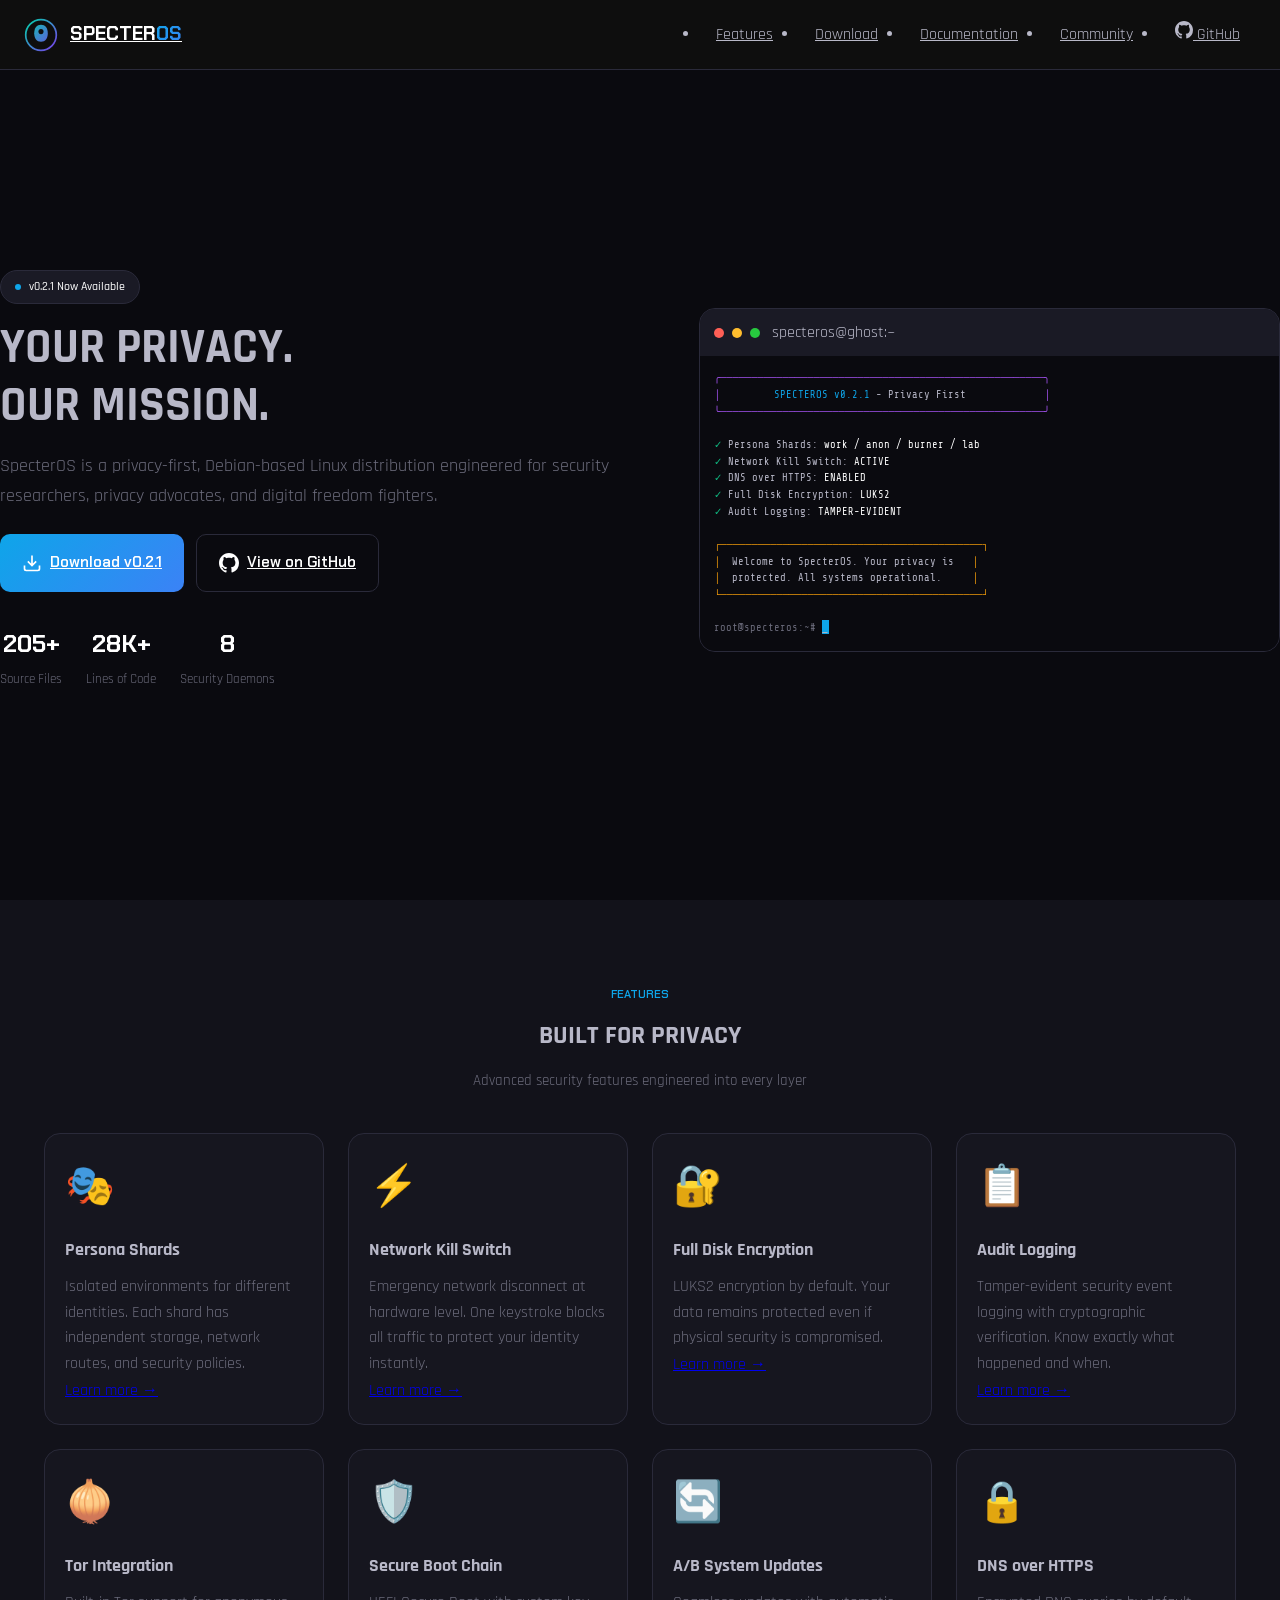
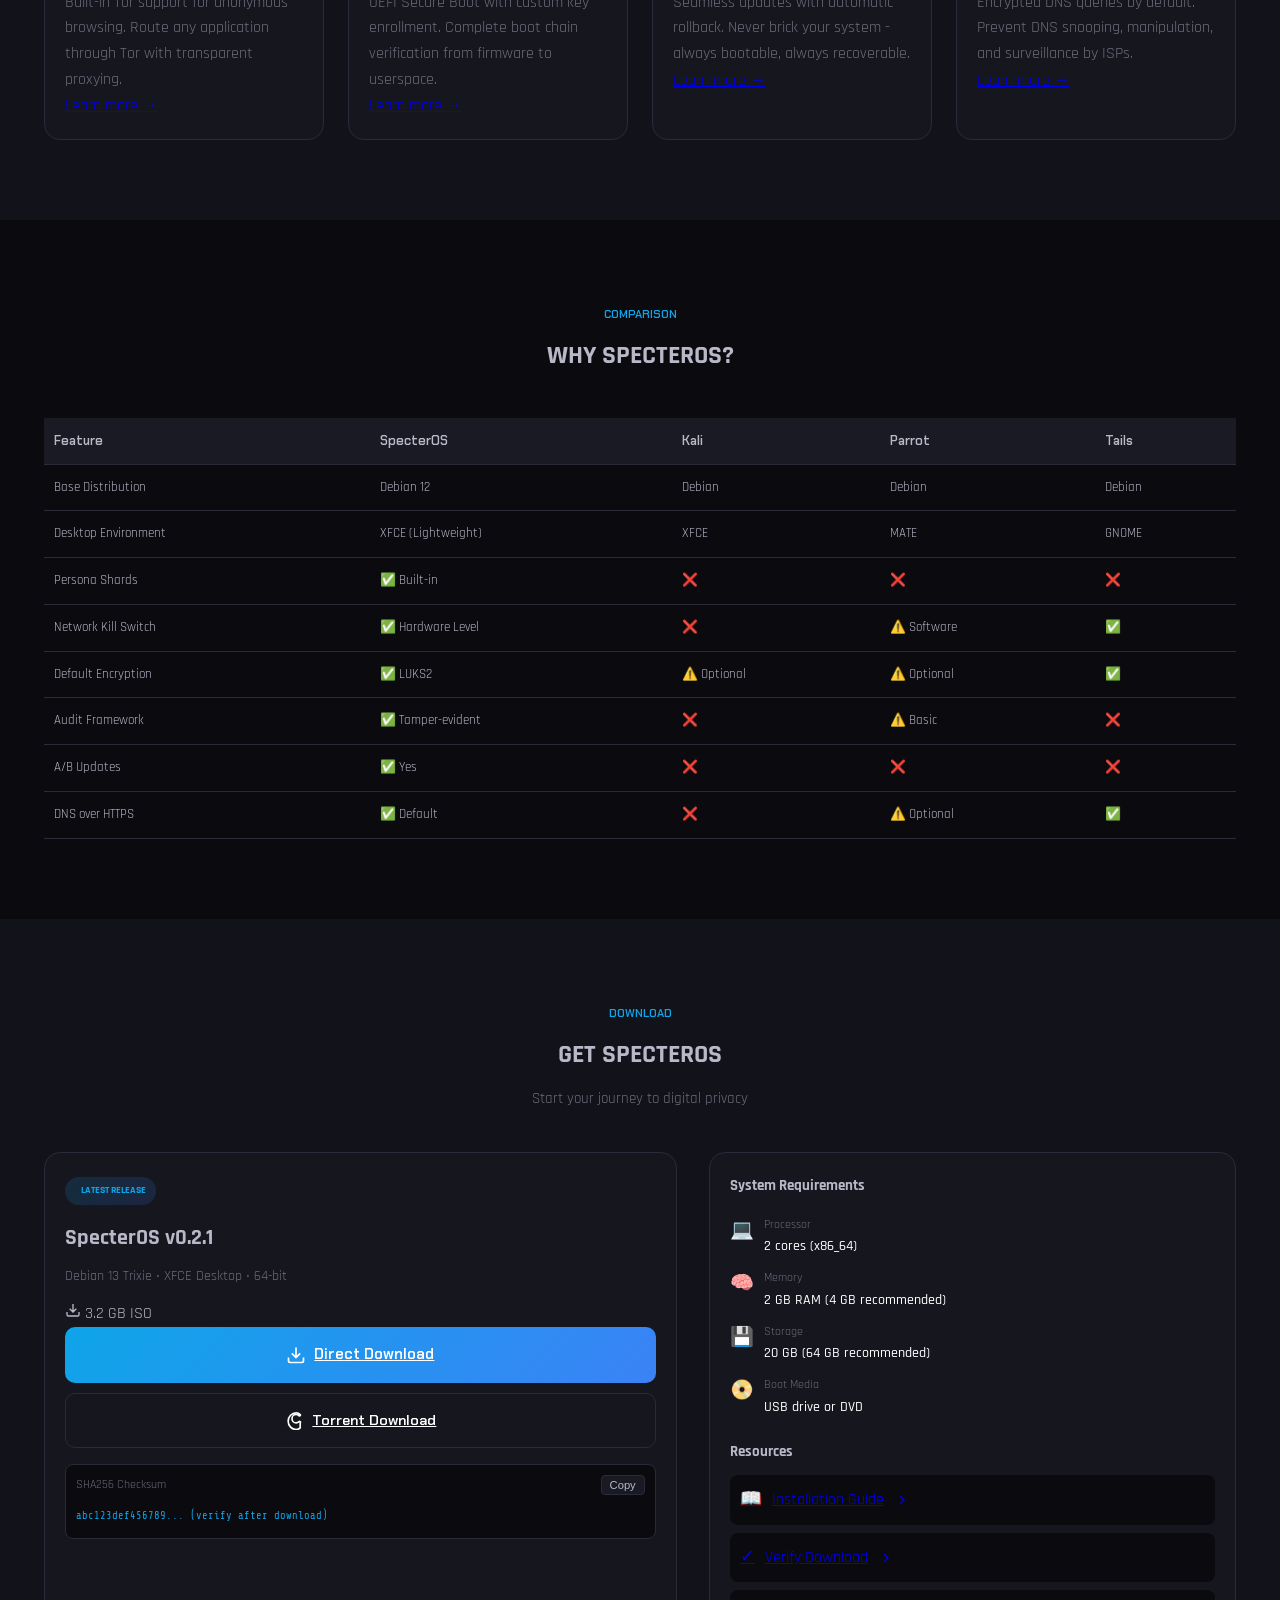
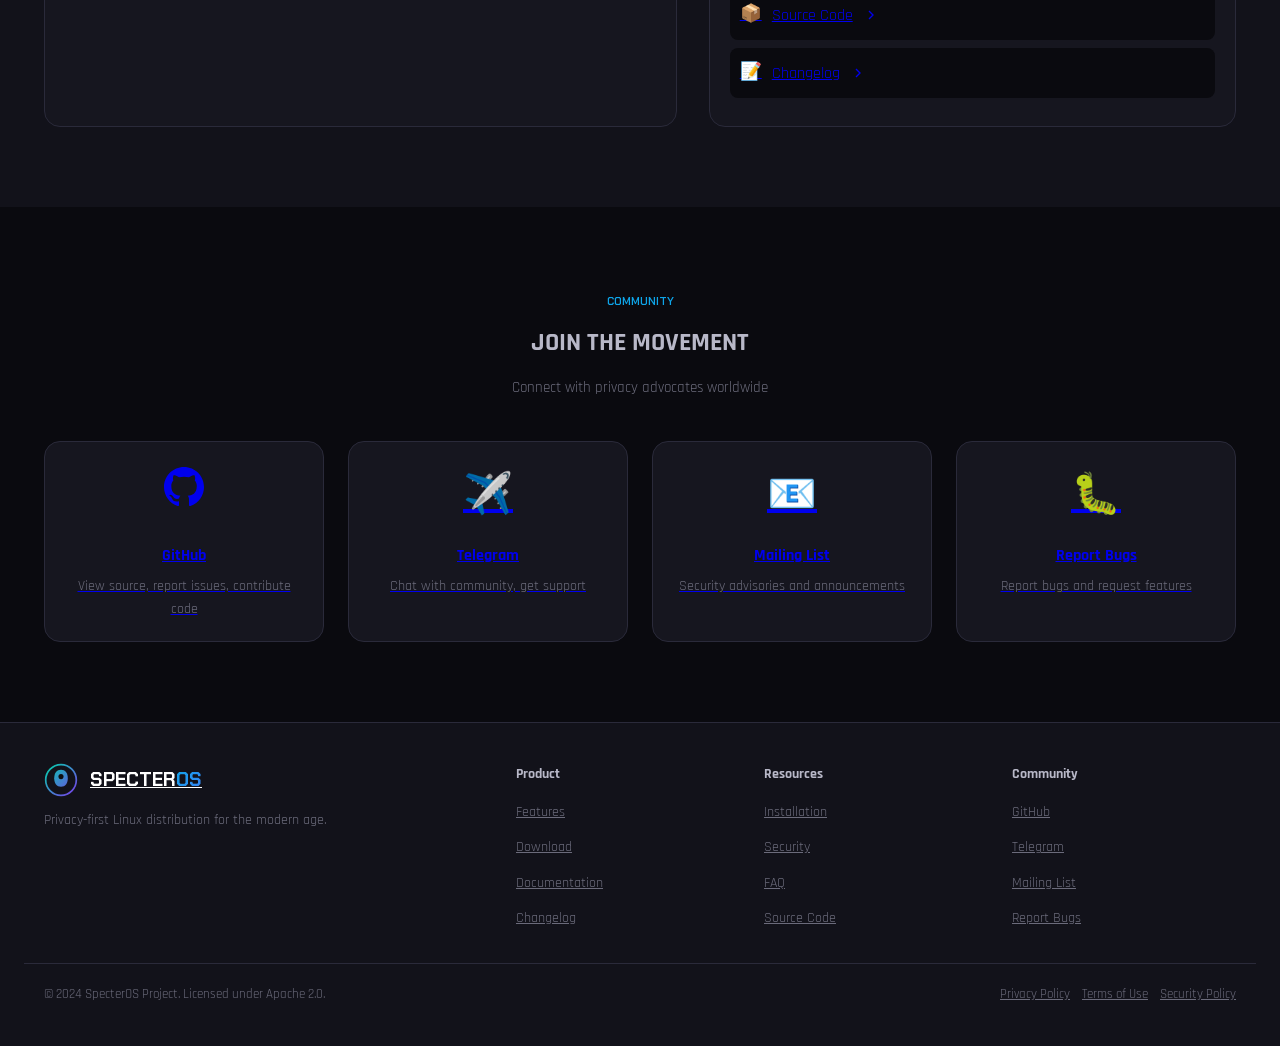
<file: website/index.html>
<!DOCTYPE html>
<html lang="en">
<head>
    <meta charset="UTF-8">
    <meta name="viewport" content="width=device-width, initial-scale=1.0">
    <meta name="description" content="SpecterOS - Privacy-First Debian-based Linux Distribution for security researchers and privacy advocates.">
    <meta name="keywords" content="linux, privacy, security, debian, operating system, encryption, anonymity, penetration testing">
    <meta name="author" content="SpecterOS Project">
    
    <!-- Open Graph -->
    <meta property="og:title" content="SpecterOS - Privacy-First Linux Distribution">
    <meta property="og:description" content="Your Privacy. Our Mission. A secure, privacy-focused Debian-based Linux distribution.">
    <meta property="og:type" content="website">
    <meta property="og:url" content="https://sskibls.github.io/Specteros-OS">
    <meta property="og:image" content="images/og-image.png">
    
    <title>SpecterOS | Privacy-First Linux Distribution</title>
    
    <!-- Favicon -->
    <link rel="icon" type="image/svg+xml" href="data:image/svg+xml,<svg xmlns='http://www.w3.org/2000/svg' viewBox='0 0 100 100'><text y='.9em' font-size='90'>👻</text></svg>">
    
    <!-- Fonts -->
    <link rel="preconnect" href="https://fonts.googleapis.com">
    <link rel="preconnect" href="https://fonts.gstatic.com" crossorigin>
    <link href="https://fonts.googleapis.com/css2?family=Chakra+Petch:wght@400;500;600;700&family=Rajdhani:wght@400;500;600;700&family=Share+Tech+Mono&display=swap" rel="stylesheet">
    
    <!-- Styles -->
    <link rel="stylesheet" href="css/style.css">
</head>
<body>
    <!-- Navigation -->
    <nav class="navbar">
        <div class="container nav-container">
            <a href="index.html" class="logo">
                <svg class="logo-svg" viewBox="0 0 40 40" fill="none" xmlns="http://www.w3.org/2000/svg">
                    <circle cx="20" cy="20" r="18" stroke="url(#logo-gradient)" stroke-width="2"/>
                    <path d="M20 8C15 8 12 12 12 18C12 24 15 28 20 28C25 28 28 24 28 18C28 12 25 8 20 8Z" fill="url(#logo-gradient)"/>
                    <circle cx="20" cy="16" r="3" fill="#0F0F0F"/>
                    <defs>
                        <linearGradient id="logo-gradient" x1="2" y1="2" x2="38" y2="38" gradientUnits="userSpaceOnUse">
                            <stop stop-color="#00D4AA"/>
                            <stop offset="1" stop-color="#7C3AED"/>
                        </linearGradient>
                    </defs>
                </svg>
                <span class="logo-text">SPECTER<span class="logo-accent">OS</span></span>
            </a>
            <ul class="nav-menu">
                <li><a href="#features">Features</a></li>
                <li><a href="#download">Download</a></li>
                <li><a href="docs/index.html">Documentation</a></li>
                <li><a href="#community">Community</a></li>
                <li><a href="https://github.com/Sskibls/Specteros-OS" target="_blank" class="btn-nav">
                    <svg width="18" height="18" viewBox="0 0 24 24" fill="currentColor"><path d="M12 0C5.37 0 0 5.37 0 12c0 5.31 3.435 9.795 8.205 11.385.6.105.825-.255.825-.57 0-.285-.015-1.23-.015-2.235-3.015.555-3.795-.735-4.035-1.41-.135-.345-.72-1.41-1.23-1.695-.42-.225-1.02-.78-.015-.795.945-.015 1.62.87 1.845 1.23 1.08 1.815 2.805 1.305 3.495.99.105-.78.42-1.305.765-1.605-2.67-.3-5.46-1.335-5.46-5.925 0-1.305.465-2.385 1.23-3.225-.12-.3-.54-1.53.12-3.18 0 0 1.005-.315 3.3 1.23.96-.27 1.98-.405 3-.405s2.04.135 3 .405c2.295-1.56 3.3-1.23 3.3-1.23.66 1.65.24 2.88.12 3.18.765.84 1.23 1.905 1.23 3.225 0 4.605-2.805 5.625-5.475 5.925.435.375.81 1.095.81 2.22 0 1.605-.015 2.895-.015 3.3 0 .315.225.69.825.57A12.02 12.02 0 0024 12c0-6.63-5.37-12-12-12z"/></svg>
                    GitHub
                </a></li>
            </ul>
            <button class="nav-toggle" aria-label="Toggle navigation">
                <span></span>
                <span></span>
                <span></span>
            </button>
        </div>
    </nav>

    <!-- Hero Section -->
    <section class="hero">
        <div class="hero-grid">
            <div class="hero-content">
                <div class="hero-badge">
                    <span class="badge-dot"></span>
                    v0.2.1 Now Available
                </div>
                <h1 class="hero-title">
                    YOUR PRIVACY.<br>
                    <span class="text-gradient">OUR MISSION.</span>
                </h1>
                <p class="hero-description">
                    SpecterOS is a privacy-first, Debian-based Linux distribution engineered for 
                    security researchers, privacy advocates, and digital freedom fighters.
                </p>
                <div class="hero-cta">
                    <a href="#download" class="btn btn-primary btn-lg">
                        <svg width="20" height="20" viewBox="0 0 24 24" fill="none" stroke="currentColor" stroke-width="2">
                            <path d="M21 15v4a2 2 0 01-2 2H5a2 2 0 01-2-2v-4M7 10l5 5 5-5M12 15V3"/>
                        </svg>
                        Download v0.2.1
                    </a>
                    <a href="https://github.com/Sskibls/Specteros-OS" target="_blank" class="btn btn-outline btn-lg">
                        <svg width="20" height="20" viewBox="0 0 24 24" fill="currentColor">
                            <path d="M12 0C5.37 0 0 5.37 0 12c0 5.31 3.435 9.795 8.205 11.385.6.105.825-.255.825-.57 0-.285-.015-1.23-.015-2.235-3.015.555-3.795-.735-4.035-1.41-.135-.345-.72-1.41-1.23-1.695-.42-.225-1.02-.78-.015-.795.945-.015 1.62.87 1.845 1.23 1.08 1.815 2.805 1.305 3.495.99.105-.78.42-1.305.765-1.605-2.67-.3-5.46-1.335-5.46-5.925 0-1.305.465-2.385 1.23-3.225-.12-.3-.54-1.53.12-3.18 0 0 1.005-.315 3.3 1.23.96-.27 1.98-.405 3-.405s2.04.135 3 .405c2.295-1.56 3.3-1.23 3.3-1.23.66 1.65.24 2.88.12 3.18.765.84 1.23 1.905 1.23 3.225 0 4.605-2.805 5.625-5.475 5.925.435.375.81 1.095.81 2.22 0 1.605-.015 2.895-.015 3.3 0 .315.225.69.825.57A12.02 12.02 0 0024 12c0-6.63-5.37-12-12-12z"/>
                        </svg>
                        View on GitHub
                    </a>
                </div>
                <div class="hero-stats">
                    <div class="stat-item">
                        <span class="stat-value">205+</span>
                        <span class="stat-label">Source Files</span>
                    </div>
                    <div class="stat-item">
                        <span class="stat-value">28K+</span>
                        <span class="stat-label">Lines of Code</span>
                    </div>
                    <div class="stat-item">
                        <span class="stat-value">8</span>
                        <span class="stat-label">Security Daemons</span>
                    </div>
                </div>
            </div>
            <div class="hero-visual">
                <div class="terminal-window">
                    <div class="terminal-header">
                        <div class="terminal-buttons">
                            <span class="btn-close"></span>
                            <span class="btn-minimize"></span>
                            <span class="btn-maximize"></span>
                        </div>
                        <span class="terminal-title">specteros@ghost:~</span>
                    </div>
                    <div class="terminal-body">
                        <pre class="terminal-code"><span class="code-purple">╭────────────────────────────────────────────────────╮</span>
<span class="code-purple">│</span>         <span class="code-cyan">SPECTEROS v0.2.1</span> - Privacy First             <span class="code-purple">│</span>
<span class="code-purple">╰────────────────────────────────────────────────────╯</span>

<span class="code-green">✓</span> Persona Shards: <span class="code-white">work / anon / burner / lab</span>
<span class="code-green">✓</span> Network Kill Switch: <span class="code-white">ACTIVE</span>
<span class="code-green">✓</span> DNS over HTTPS: <span class="code-white">ENABLED</span>
<span class="code-green">✓</span> Full Disk Encryption: <span class="code-white">LUKS2</span>
<span class="code-green">✓</span> Audit Logging: <span class="code-white">TAMPER-EVIDENT</span>

<span class="code-yellow">┌──────────────────────────────────────────┐</span>
<span class="code-yellow">│</span>  Welcome to SpecterOS. Your privacy is   <span class="code-yellow">│</span>
<span class="code-yellow">│</span>  protected. All systems operational.     <span class="code-yellow">│</span>
<span class="code-yellow">└──────────────────────────────────────────┘</span>

<span class="code-dim">root@specteros:~#</span> <span class="cursor">_</span></pre>
                    </div>
                </div>
                <div class="glow-effect"></div>
            </div>
        </div>
        <div class="hero-bg-grid"></div>
    </section>

    <!-- Features Section -->
    <section id="features" class="features">
        <div class="container">
            <div class="section-header">
                <span class="section-tag">FEATURES</span>
                <h2 class="section-title">BUILT FOR <span class="text-gradient">PRIVACY</span></h2>
                <p class="section-subtitle">Advanced security features engineered into every layer</p>
            </div>
            <div class="features-grid">
                <div class="feature-card">
                    <div class="feature-icon-box">🎭</div>
                    <h3>Persona Shards</h3>
                    <p>Isolated environments for different identities. Each shard has independent storage, network routes, and security policies.</p>
                    <a href="docs/shards.html" class="feature-link">Learn more →</a>
                </div>
                <div class="feature-card">
                    <div class="feature-icon-box">⚡</div>
                    <h3>Network Kill Switch</h3>
                    <p>Emergency network disconnect at hardware level. One keystroke blocks all traffic to protect your identity instantly.</p>
                    <a href="docs/network.html" class="feature-link">Learn more →</a>
                </div>
                <div class="feature-card">
                    <div class="feature-icon-box">🔐</div>
                    <h3>Full Disk Encryption</h3>
                    <p>LUKS2 encryption by default. Your data remains protected even if physical security is compromised.</p>
                    <a href="docs/encryption.html" class="feature-link">Learn more →</a>
                </div>
                <div class="feature-card">
                    <div class="feature-icon-box">📋</div>
                    <h3>Audit Logging</h3>
                    <p>Tamper-evident security event logging with cryptographic verification. Know exactly what happened and when.</p>
                    <a href="docs/security.html" class="feature-link">Learn more →</a>
                </div>
                <div class="feature-card">
                    <div class="feature-icon-box">🧅</div>
                    <h3>Tor Integration</h3>
                    <p>Built-in Tor support for anonymous browsing. Route any application through Tor with transparent proxying.</p>
                    <a href="docs/network.html#tor" class="feature-link">Learn more →</a>
                </div>
                <div class="feature-card">
                    <div class="feature-icon-box">🛡️</div>
                    <h3>Secure Boot Chain</h3>
                    <p>UEFI Secure Boot with custom key enrollment. Complete boot chain verification from firmware to userspace.</p>
                    <a href="docs/security.html#secure-boot" class="feature-link">Learn more →</a>
                </div>
                <div class="feature-card">
                    <div class="feature-icon-box">🔄</div>
                    <h3>A/B System Updates</h3>
                    <p>Seamless updates with automatic rollback. Never brick your system - always bootable, always recoverable.</p>
                    <a href="docs/updates.html" class="feature-link">Learn more →</a>
                </div>
                <div class="feature-card">
                    <div class="feature-icon-box">🔒</div>
                    <h3>DNS over HTTPS</h3>
                    <p>Encrypted DNS queries by default. Prevent DNS snooping, manipulation, and surveillance by ISPs.</p>
                    <a href="docs/network.html#dns" class="feature-link">Learn more →</a>
                </div>
            </div>
        </div>
    </section>

    <!-- Comparison Section -->
    <section class="comparison">
        <div class="container">
            <div class="section-header">
                <span class="section-tag">COMPARISON</span>
                <h2 class="section-title">WHY <span class="text-gradient">SPECTEROS?</span></h2>
            </div>
            <div class="comparison-table-wrapper">
                <table class="comparison-table">
                    <thead>
                        <tr>
                            <th>Feature</th>
                            <th class="highlight">SpecterOS</th>
                            <th>Kali</th>
                            <th>Parrot</th>
                            <th>Tails</th>
                        </tr>
                    </thead>
                    <tbody>
                        <tr>
                            <td>Base Distribution</td>
                            <td class="highlight">Debian 12</td>
                            <td>Debian</td>
                            <td>Debian</td>
                            <td>Debian</td>
                        </tr>
                        <tr>
                            <td>Desktop Environment</td>
                            <td class="highlight">XFCE (Lightweight)</td>
                            <td>XFCE</td>
                            <td>MATE</td>
                            <td>GNOME</td>
                        </tr>
                        <tr>
                            <td>Persona Shards</td>
                            <td class="highlight">✅ Built-in</td>
                            <td>❌</td>
                            <td>❌</td>
                            <td>❌</td>
                        </tr>
                        <tr>
                            <td>Network Kill Switch</td>
                            <td class="highlight">✅ Hardware Level</td>
                            <td>❌</td>
                            <td>⚠️ Software</td>
                            <td>✅</td>
                        </tr>
                        <tr>
                            <td>Default Encryption</td>
                            <td class="highlight">✅ LUKS2</td>
                            <td>⚠️ Optional</td>
                            <td>⚠️ Optional</td>
                            <td>✅</td>
                        </tr>
                        <tr>
                            <td>Audit Framework</td>
                            <td class="highlight">✅ Tamper-evident</td>
                            <td>❌</td>
                            <td>⚠️ Basic</td>
                            <td>❌</td>
                        </tr>
                        <tr>
                            <td>A/B Updates</td>
                            <td class="highlight">✅ Yes</td>
                            <td>❌</td>
                            <td>❌</td>
                            <td>❌</td>
                        </tr>
                        <tr>
                            <td>DNS over HTTPS</td>
                            <td class="highlight">✅ Default</td>
                            <td>❌</td>
                            <td>⚠️ Optional</td>
                            <td>✅</td>
                        </tr>
                    </tbody>
                </table>
            </div>
        </div>
    </section>

    <!-- Download Section -->
    <section id="download" class="download">
        <div class="container">
            <div class="section-header">
                <span class="section-tag">DOWNLOAD</span>
                <h2 class="section-title">GET <span class="text-gradient">SPECTEROS</span></h2>
                <p class="section-subtitle">Start your journey to digital privacy</p>
            </div>
            <div class="download-grid">
                <div class="download-card featured">
                    <div class="download-badge">
                        <span class="pulse-dot"></span>
                        LATEST RELEASE
                    </div>
                    <h3>SpecterOS v0.2.1</h3>
                    <p class="download-info">Debian 13 Trixie • XFCE Desktop • 64-bit</p>
                    <div class="download-size">
                        <svg width="16" height="16" viewBox="0 0 24 24" fill="none" stroke="currentColor" stroke-width="2">
                            <path d="M21 15v4a2 2 0 01-2 2H5a2 2 0 01-2-2v-4M7 10l5 5 5-5M12 15V3"/>
                        </svg>
                        3.2 GB ISO
                    </div>
                    <div class="download-buttons">
                        <a href="#" class="btn btn-primary btn-block btn-lg">
                            <svg width="20" height="20" viewBox="0 0 24 24" fill="none" stroke="currentColor" stroke-width="2">
                                <path d="M21 15v4a2 2 0 01-2 2H5a2 2 0 01-2-2v-4M7 10l5 5 5-5M12 15V3"/>
                            </svg>
                            Direct Download
                        </a>
                        <a href="#" class="btn btn-outline btn-block">
                            <svg width="20" height="20" viewBox="0 0 24 24" fill="none" stroke="currentColor" stroke-width="2">
                                <path d="M19.439 15.424a1 1 0 00-1.478-1.345 4.992 4.992 0 01-3.358 1.321c-2.76 0-5-2.24-5-5s2.24-5 5-5a4.992 4.992 0 013.358 1.321 1 1 0 101.478-1.345 6.992 6.992 0 00-4.836-1.977C9.401 3.4 5 7.801 5 13.4s4.401 10 9.601 10a6.992 6.992 0 004.836-1.977z"/>
                            </svg>
                            Torrent Download
                        </a>
                    </div>
                    <div class="checksum-box">
                        <div class="checksum-header">
                            <span>SHA256 Checksum</span>
                            <button class="btn-copy" onclick="copyChecksum()">Copy</button>
                        </div>
                        <code class="checksum-value">abc123def456789... <span class="checksum-note">(verify after download)</span></code>
                    </div>
                </div>
                <div class="download-info-card">
                    <h4>System Requirements</h4>
                    <div class="requirements-list">
                        <div class="requirement-item">
                            <span class="req-icon">💻</span>
                            <div>
                                <span class="req-label">Processor</span>
                                <span class="req-value">2 cores (x86_64)</span>
                            </div>
                        </div>
                        <div class="requirement-item">
                            <span class="req-icon">🧠</span>
                            <div>
                                <span class="req-label">Memory</span>
                                <span class="req-value">2 GB RAM (4 GB recommended)</span>
                            </div>
                        </div>
                        <div class="requirement-item">
                            <span class="req-icon">💾</span>
                            <div>
                                <span class="req-label">Storage</span>
                                <span class="req-value">20 GB (64 GB recommended)</span>
                            </div>
                        </div>
                        <div class="requirement-item">
                            <span class="req-icon">📀</span>
                            <div>
                                <span class="req-label">Boot Media</span>
                                <span class="req-value">USB drive or DVD</span>
                            </div>
                        </div>
                    </div>
                    <div class="download-links-list">
                        <h4>Resources</h4>
                        <a href="docs/installation.html" class="link-item">
                            <span class="link-icon">📖</span>
                            <span>Installation Guide</span>
                            <svg width="16" height="16" viewBox="0 0 24 24" fill="none" stroke="currentColor" stroke-width="2"><path d="M9 18l6-6-6-6"/></svg>
                        </a>
                        <a href="docs/verification.html" class="link-item">
                            <span class="link-icon">✓</span>
                            <span>Verify Download</span>
                            <svg width="16" height="16" viewBox="0 0 24 24" fill="none" stroke="currentColor" stroke-width="2"><path d="M9 18l6-6-6-6"/></svg>
                        </a>
                        <a href="https://github.com/Sskibls/Specteros-OS" target="_blank" class="link-item">
                            <span class="link-icon">📦</span>
                            <span>Source Code</span>
                            <svg width="16" height="16" viewBox="0 0 24 24" fill="none" stroke="currentColor" stroke-width="2"><path d="M9 18l6-6-6-6"/></svg>
                        </a>
                        <a href="docs/changelog.html" class="link-item">
                            <span class="link-icon">📝</span>
                            <span>Changelog</span>
                            <svg width="16" height="16" viewBox="0 0 24 24" fill="none" stroke="currentColor" stroke-width="2"><path d="M9 18l6-6-6-6"/></svg>
                        </a>
                    </div>
                </div>
            </div>
        </div>
    </section>

    <!-- Community Section -->
    <section id="community" class="community">
        <div class="container">
            <div class="section-header">
                <span class="section-tag">COMMUNITY</span>
                <h2 class="section-title">JOIN THE <span class="text-gradient">MOVEMENT</span></h2>
                <p class="section-subtitle">Connect with privacy advocates worldwide</p>
            </div>
            <div class="community-grid">
                <a href="https://github.com/Sskibls/Specteros-OS" target="_blank" class="community-card">
                    <div class="community-card-icon">
                        <svg width="40" height="40" viewBox="0 0 24 24" fill="currentColor"><path d="M12 0C5.37 0 0 5.37 0 12c0 5.31 3.435 9.795 8.205 11.385.6.105.825-.255.825-.57 0-.285-.015-1.23-.015-2.235-3.015.555-3.795-.735-4.035-1.41-.135-.345-.72-1.41-1.23-1.695-.42-.225-1.02-.78-.015-.795.945-.015 1.62.87 1.845 1.23 1.08 1.815 2.805 1.305 3.495.99.105-.78.42-1.305.765-1.605-2.67-.3-5.46-1.335-5.46-5.925 0-1.305.465-2.385 1.23-3.225-.12-.3-.54-1.53.12-3.18 0 0 1.005-.315 3.3 1.23.96-.27 1.98-.405 3-.405s2.04.135 3 .405c2.295-1.56 3.3-1.23 3.3-1.23.66 1.65.24 2.88.12 3.18.765.84 1.23 1.905 1.23 3.225 0 4.605-2.805 5.625-5.475 5.925.435.375.81 1.095.81 2.22 0 1.605-.015 2.895-.015 3.3 0 .315.225.69.825.57A12.02 12.02 0 0024 12c0-6.63-5.37-12-12-12z"/></svg>
                    </div>
                    <h3>GitHub</h3>
                    <p>View source, report issues, contribute code</p>
                </a>
                <a href="https://t.me/Sskibls" target="_blank" class="community-card">
                    <div class="community-card-icon">✈️</div>
                    <h3>Telegram</h3>
                    <p>Chat with community, get support</p>
                </a>
                <a href="#" class="community-card">
                    <div class="community-card-icon">📧</div>
                    <h3>Mailing List</h3>
                    <p>Security advisories and announcements</p>
                </a>
                <a href="https://github.com/Sskibls/Specteros-OS/issues" target="_blank" class="community-card">
                    <div class="community-card-icon">🐛</div>
                    <h3>Report Bugs</h3>
                    <p>Report bugs and request features</p>
                </a>
            </div>
        </div>
    </section>

    <!-- Footer -->
    <footer class="footer">
        <div class="container">
            <div class="footer-grid">
                <div class="footer-brand">
                    <a href="index.html" class="logo">
                        <svg class="logo-svg" viewBox="0 0 40 40" fill="none" xmlns="http://www.w3.org/2000/svg">
                            <circle cx="20" cy="20" r="18" stroke="url(#logo-gradient-footer)" stroke-width="2"/>
                            <path d="M20 8C15 8 12 12 12 18C12 24 15 28 20 28C25 28 28 24 28 18C28 12 25 8 20 8Z" fill="url(#logo-gradient-footer)"/>
                            <circle cx="20" cy="16" r="3" fill="#0F0F0F"/>
                            <defs>
                                <linearGradient id="logo-gradient-footer" x1="2" y1="2" x2="38" y2="38" gradientUnits="userSpaceOnUse">
                                    <stop stop-color="#00D4AA"/>
                                    <stop offset="1" stop-color="#7C3AED"/>
                                </linearGradient>
                            </defs>
                        </svg>
                        <span class="logo-text">SPECTER<span class="logo-accent">OS</span></span>
                    </a>
                    <p>Privacy-first Linux distribution for the modern age.</p>
                </div>
                <div class="footer-column">
                    <h4>Product</h4>
                    <ul>
                        <li><a href="#features">Features</a></li>
                        <li><a href="#download">Download</a></li>
                        <li><a href="docs/index.html">Documentation</a></li>
                        <li><a href="docs/changelog.html">Changelog</a></li>
                    </ul>
                </div>
                <div class="footer-column">
                    <h4>Resources</h4>
                    <ul>
                        <li><a href="docs/installation.html">Installation</a></li>
                        <li><a href="docs/security.html">Security</a></li>
                        <li><a href="docs/faq.html">FAQ</a></li>
                        <li><a href="https://github.com/Sskibls/Specteros-OS" target="_blank">Source Code</a></li>
                    </ul>
                </div>
                <div class="footer-column">
                    <h4>Community</h4>
                    <ul>
                        <li><a href="https://github.com/Sskibls/Specteros-OS" target="_blank">GitHub</a></li>
                        <li><a href="https://t.me/Sskibls" target="_blank">Telegram</a></li>
                        <li><a href="#">Mailing List</a></li>
                        <li><a href="https://github.com/Sskibls/Specteros-OS/issues" target="_blank">Report Bugs</a></li>
                    </ul>
                </div>
            </div>
            <div class="footer-bottom">
                <p>&copy; 2024 SpecterOS Project. Licensed under Apache 2.0.</p>
                <div class="footer-legal">
                    <a href="privacy.html">Privacy Policy</a>
                    <a href="terms.html">Terms of Use</a>
                    <a href="security.html">Security Policy</a>
                </div>
            </div>
        </div>
    </footer>

    <!-- Scripts -->
    <script src="js/main.js"></script>
</body>
</html>
</file>
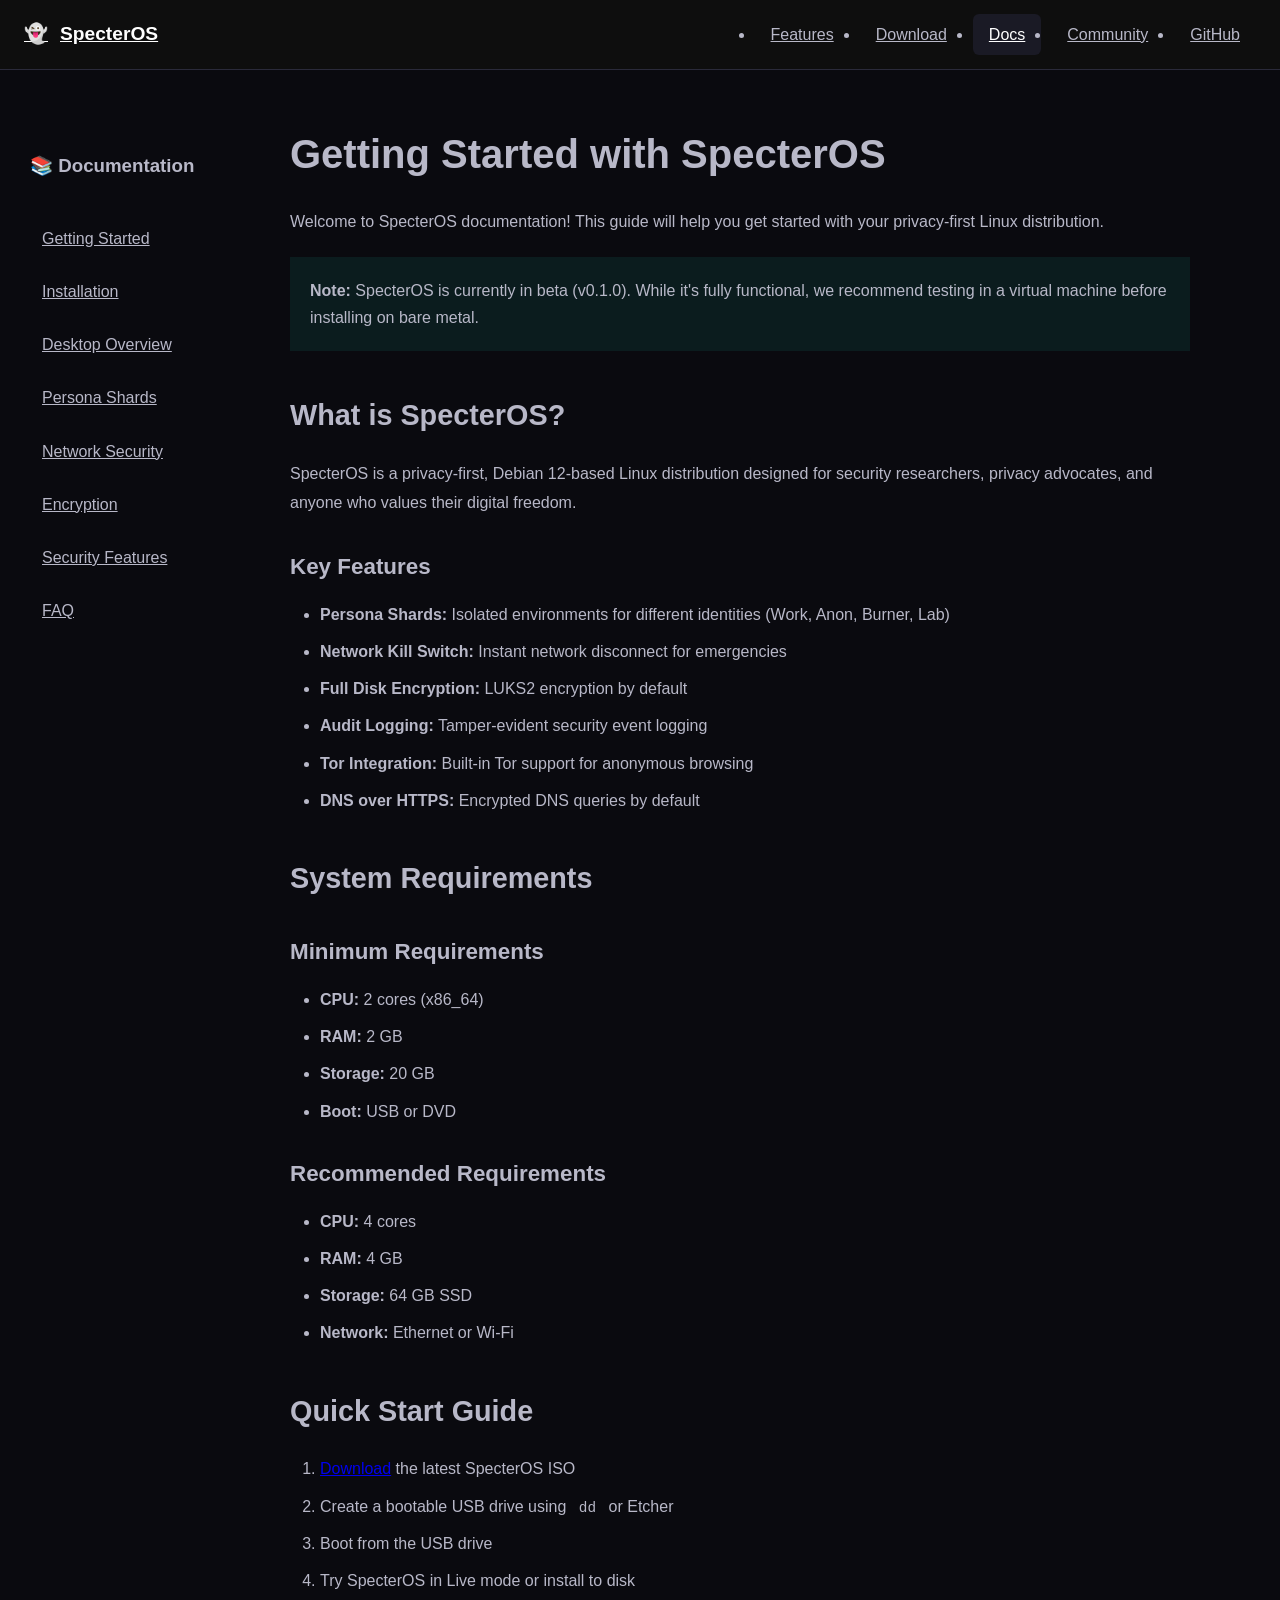
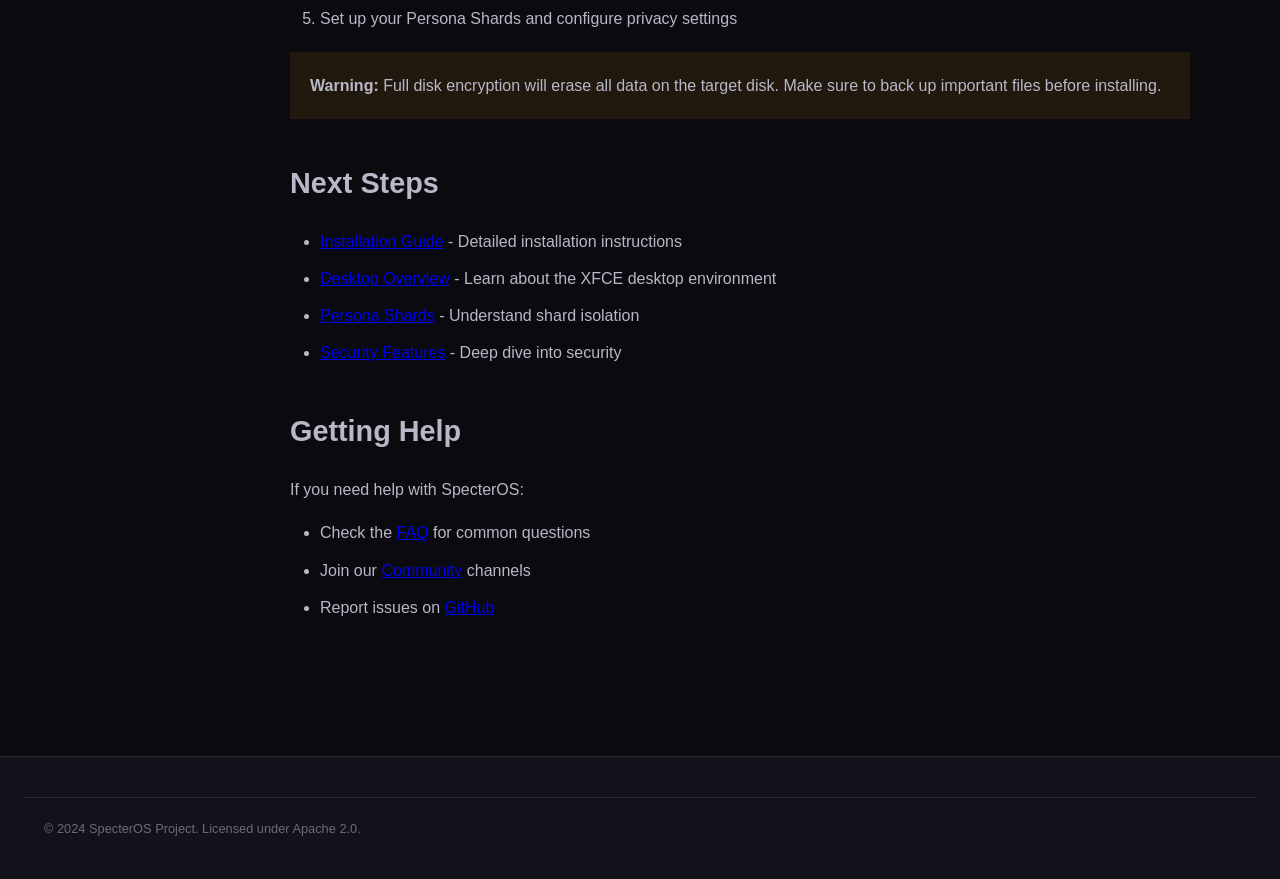
<file: website/docs/index.html>
<!DOCTYPE html>
<html lang="en">
<head>
    <meta charset="UTF-8">
    <meta name="viewport" content="width=device-width, initial-scale=1.0">
    <title>Documentation - SpecterOS</title>
    <link rel="stylesheet" href="../css/style.css">
    <style>
        .docs-container {
            display: grid;
            grid-template-columns: 250px 1fr;
            gap: 40px;
            padding: 120px 0 60px;
        }
        .docs-sidebar {
            background: var(--color-bg-secondary);
            padding: 30px;
            border-radius: var(--border-radius-lg);
            height: fit-content;
            position: sticky;
            top: 100px;
        }
        .docs-sidebar h3 {
            margin-bottom: 20px;
            padding-bottom: 15px;
            border-bottom: 1px solid var(--color-border);
        }
        .docs-nav {
            list-style: none;
        }
        .docs-nav li {
            margin-bottom: 10px;
        }
        .docs-nav a {
            color: var(--color-text-muted);
            display: block;
            padding: 8px 12px;
            border-radius: var(--border-radius);
        }
        .docs-nav a:hover, .docs-nav a.active {
            color: var(--color-text-primary);
            background: var(--color-bg-tertiary);
        }
        .docs-content {
            max-width: 900px;
        }
        .docs-content h1 {
            font-size: 2.5rem;
            margin-bottom: 20px;
        }
        .docs-content h2 {
            font-size: 1.8rem;
            margin: 40px 0 20px;
        }
        .docs-content h3 {
            font-size: 1.4rem;
            margin: 30px 0 15px;
        }
        .docs-content p {
            margin-bottom: 15px;
            line-height: 1.8;
        }
        .docs-content ul, .docs-content ol {
            margin: 15px 0 15px 30px;
        }
        .docs-content li {
            margin-bottom: 10px;
        }
        .docs-content code {
            background: var(--color-bg-primary);
            padding: 2px 8px;
            border-radius: 4px;
            font-family: var(--font-mono);
            font-size: 0.9em;
        }
        .docs-content pre {
            background: var(--color-bg-primary);
            padding: 20px;
            border-radius: var(--border-radius);
            overflow-x: auto;
            margin: 20px 0;
        }
        .docs-content pre code {
            padding: 0;
            background: none;
        }
        .docs-content .note {
            background: rgba(20, 184, 166, 0.1);
            border-left: 4px solid var(--color-accent);
            padding: 20px;
            border-radius: var(--border-radius);
            margin: 20px 0;
        }
        .docs-content .warning {
            background: rgba(245, 158, 11, 0.1);
            border-left: 4px solid var(--color-warning);
            padding: 20px;
            border-radius: var(--border-radius);
            margin: 20px 0;
        }
        @media (max-width: 968px) {
            .docs-container {
                grid-template-columns: 1fr;
            }
            .docs-sidebar {
                position: static;
            }
        }
    </style>
</head>
<body>
    <nav class="navbar">
        <div class="container nav-container">
            <a href="../index.html" class="logo">
                <span class="logo-icon">👻</span>
                <span class="logo-text">SpecterOS</span>
            </a>
            <ul class="nav-menu">
                <li><a href="../index.html#features">Features</a></li>
                <li><a href="../index.html#download">Download</a></li>
                <li><a href="index.html" class="active">Docs</a></li>
                <li><a href="../index.html#community">Community</a></li>
                <li><a href="https://github.com/Sskibls/Specteros-OS" target="_blank" class="btn-github">GitHub</a></li>
            </ul>
        </div>
    </nav>

    <div class="container docs-container">
        <aside class="docs-sidebar">
            <h3>📚 Documentation</h3>
            <ul class="docs-nav">
                <li><a href="index.html" class="active">Getting Started</a></li>
                <li><a href="installation.html">Installation</a></li>
                <li><a href="desktop.html">Desktop Overview</a></li>
                <li><a href="shards.html">Persona Shards</a></li>
                <li><a href="network.html">Network Security</a></li>
                <li><a href="encryption.html">Encryption</a></li>
                <li><a href="security.html">Security Features</a></li>
                <li><a href="faq.html">FAQ</a></li>
            </ul>
        </aside>

        <main class="docs-content">
            <h1>Getting Started with SpecterOS</h1>
            
            <p>Welcome to SpecterOS documentation! This guide will help you get started with your privacy-first Linux distribution.</p>
            
            <div class="note">
                <strong>Note:</strong> SpecterOS is currently in beta (v0.1.0). While it's fully functional, we recommend testing in a virtual machine before installing on bare metal.
            </div>

            <h2>What is SpecterOS?</h2>
            <p>SpecterOS is a privacy-first, Debian 12-based Linux distribution designed for security researchers, privacy advocates, and anyone who values their digital freedom.</p>
            
            <h3>Key Features</h3>
            <ul>
                <li><strong>Persona Shards:</strong> Isolated environments for different identities (Work, Anon, Burner, Lab)</li>
                <li><strong>Network Kill Switch:</strong> Instant network disconnect for emergencies</li>
                <li><strong>Full Disk Encryption:</strong> LUKS2 encryption by default</li>
                <li><strong>Audit Logging:</strong> Tamper-evident security event logging</li>
                <li><strong>Tor Integration:</strong> Built-in Tor support for anonymous browsing</li>
                <li><strong>DNS over HTTPS:</strong> Encrypted DNS queries by default</li>
            </ul>

            <h2>System Requirements</h2>
            
            <h3>Minimum Requirements</h3>
            <ul>
                <li><strong>CPU:</strong> 2 cores (x86_64)</li>
                <li><strong>RAM:</strong> 2 GB</li>
                <li><strong>Storage:</strong> 20 GB</li>
                <li><strong>Boot:</strong> USB or DVD</li>
            </ul>

            <h3>Recommended Requirements</h3>
            <ul>
                <li><strong>CPU:</strong> 4 cores</li>
                <li><strong>RAM:</strong> 4 GB</li>
                <li><strong>Storage:</strong> 64 GB SSD</li>
                <li><strong>Network:</strong> Ethernet or Wi-Fi</li>
            </ul>

            <h2>Quick Start Guide</h2>
            
            <ol>
                <li><a href="installation.html#download">Download</a> the latest SpecterOS ISO</li>
                <li>Create a bootable USB drive using <code>dd</code> or Etcher</li>
                <li>Boot from the USB drive</li>
                <li>Try SpecterOS in Live mode or install to disk</li>
                <li>Set up your Persona Shards and configure privacy settings</li>
            </ol>

            <div class="warning">
                <strong>Warning:</strong> Full disk encryption will erase all data on the target disk. Make sure to back up important files before installing.
            </div>

            <h2>Next Steps</h2>
            <ul>
                <li><a href="installation.html">Installation Guide</a> - Detailed installation instructions</li>
                <li><a href="desktop.html">Desktop Overview</a> - Learn about the XFCE desktop environment</li>
                <li><a href="shards.html">Persona Shards</a> - Understand shard isolation</li>
                <li><a href="security.html">Security Features</a> - Deep dive into security</li>
            </ul>

            <h2>Getting Help</h2>
            <p>If you need help with SpecterOS:</p>
            <ul>
                <li>Check the <a href="faq.html">FAQ</a> for common questions</li>
                <li>Join our <a href="../index.html#community">Community</a> channels</li>
                <li>Report issues on <a href="https://github.com/Sskibls/Specteros-OS/issues" target="_blank">GitHub</a></li>
            </ul>
        </main>
    </div>

    <footer class="footer" style="margin-top: 60px;">
        <div class="container">
            <div class="footer-bottom">
                <p>&copy; 2024 SpecterOS Project. Licensed under Apache 2.0.</p>
            </div>
        </div>
    </footer>

    <script src="../js/main.js"></script>
</body>
</html>
</file>
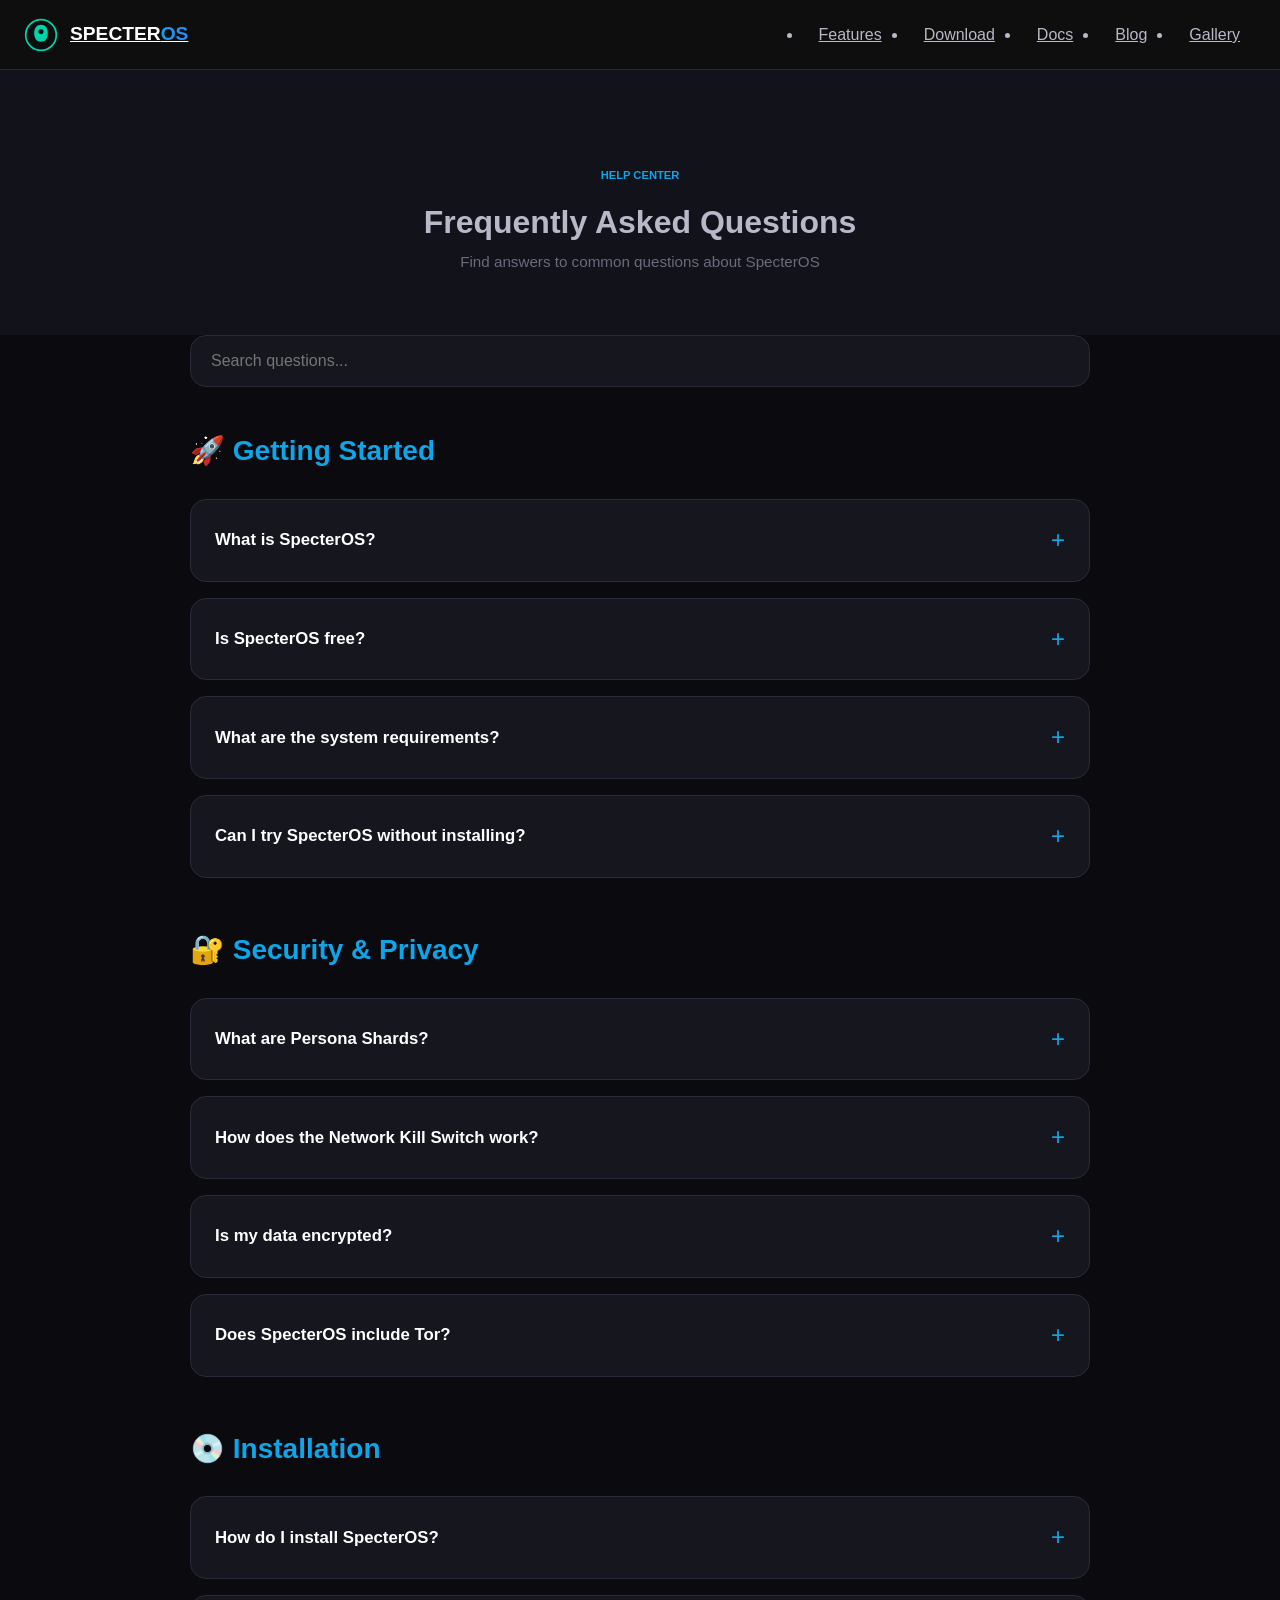
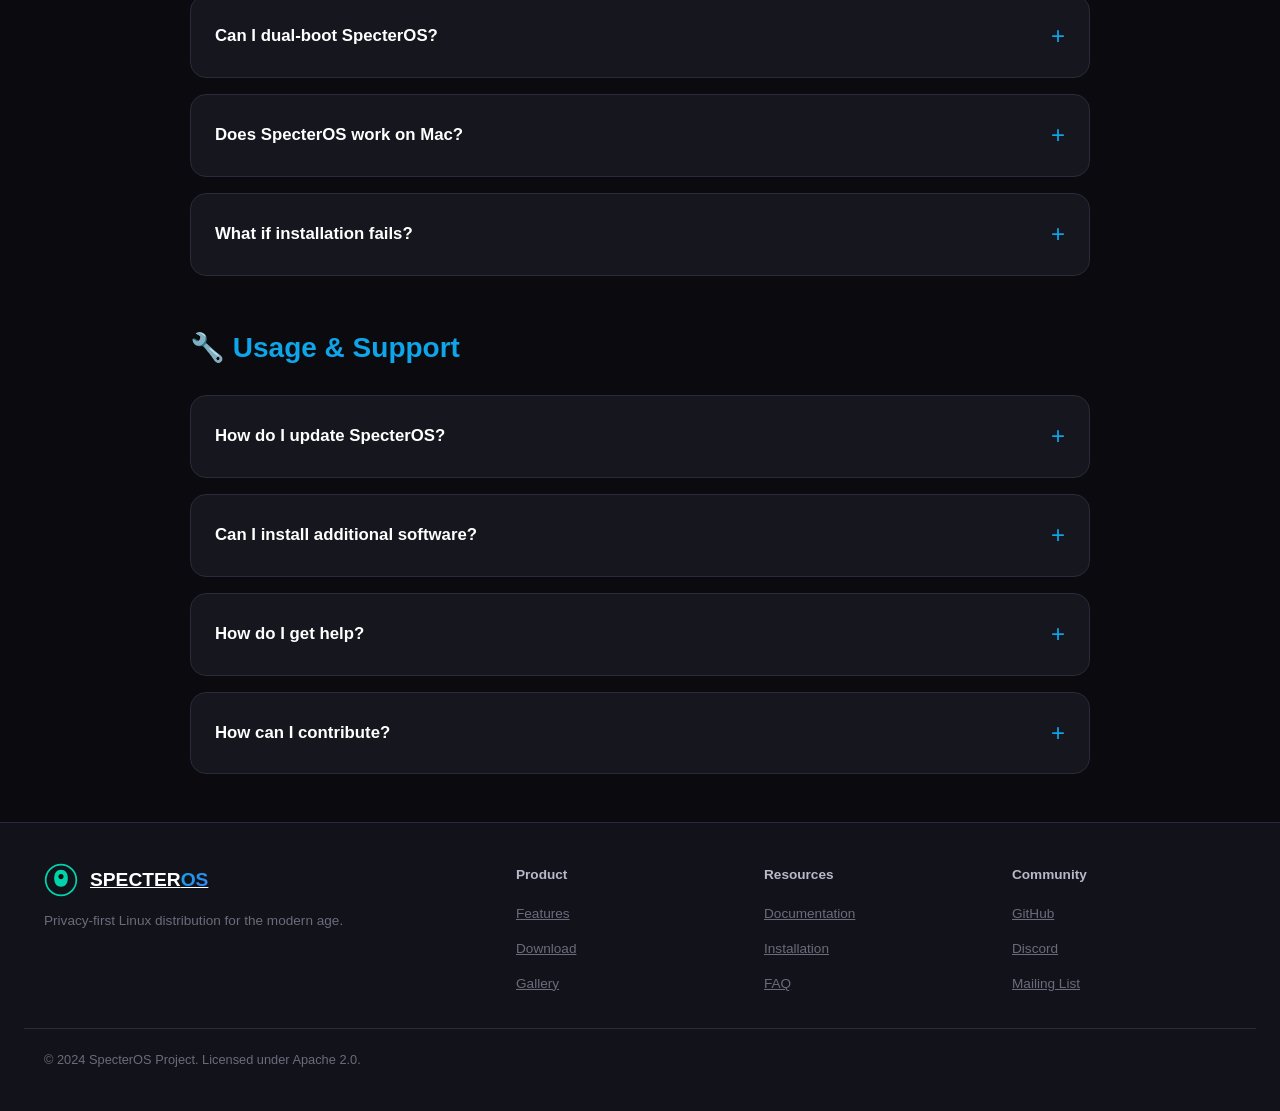
<file: website/faq.html>
<!DOCTYPE html>
<html lang="en">
<head>
    <meta charset="UTF-8">
    <meta name="viewport" content="width=device-width, initial-scale=1.0">
    <title>FAQ - SpecterOS</title>
    <meta name="description" content="Frequently asked questions about SpecterOS - privacy-focused Linux distribution">
    <link rel="stylesheet" href="css/style.css">
    <style>
        .faq-header { padding: 160px 0 60px; background: var(--bg-secondary); text-align: center; }
        .faq-content { max-width: 900px; margin: 0 auto; padding: var(--section-padding) 16px; }
        .faq-category { margin-bottom: 48px; }
        .faq-category h2 { font-size: 1.75rem; margin-bottom: 24px; color: var(--accent-primary); display: flex; align-items: center; gap: 12px; }
        .faq-item { background: var(--bg-card); border: 1px solid var(--border-color); border-radius: var(--radius-lg); margin-bottom: 16px; overflow: hidden; transition: var(--transition-base); }
        .faq-item:hover { border-color: var(--border-light); }
        .faq-question { padding: 20px 24px; cursor: pointer; display: flex; justify-content: space-between; align-items: center; gap: 16px; }
        .faq-question h3 { font-size: 1.05rem; color: var(--text-primary); margin: 0; }
        .faq-icon { font-size: 1.5rem; color: var(--accent-primary); transition: var(--transition-base); }
        .faq-item.active .faq-icon { transform: rotate(45deg); }
        .faq-answer { max-height: 0; overflow: hidden; transition: max-height 0.3s ease; }
        .faq-item.active .faq-answer { max-height: 1000px; }
        .faq-answer-content { padding: 0 24px 20px; color: var(--text-muted); line-height: 1.8; }
        .faq-answer-content p { margin-bottom: 12px; }
        .faq-answer-content ul { margin-left: 20px; margin-bottom: 12px; }
        .faq-answer-content li { margin-bottom: 6px; }
        .faq-answer-content a { color: var(--accent-primary); }
        .faq-search { margin-bottom: 40px; }
        .faq-search input { width: 100%; padding: 16px 20px; background: var(--bg-card); border: 1px solid var(--border-color); border-radius: var(--radius-lg); color: var(--text-primary); font-size: 1rem; font-family: var(--font-body); }
        .faq-search input:focus { outline: none; border-color: var(--accent-primary); }
    </style>
</head>
<body>
    <nav class="navbar">
        <div class="container nav-container">
            <a href="index.html" class="logo">
                <svg class="logo-svg" viewBox="0 0 40 40" fill="none">
                    <circle cx="20" cy="20" r="18" stroke="url(#logo-gradient)" stroke-width="2"/>
                    <path d="M20 8C15 8 12 12 12 18C12 24 15 28 20 28C25 28 28 24 28 18C28 12 25 8 20 8Z" fill="url(#logo-gradient)"/>
                    <circle cx="20" cy="16" r="3" fill="#0F0F0F"/>
                    <defs><linearGradient id="logo-gradient" x1="2" y1="2" x2="38" y2="38"><stop stop-color="#00D4AA"/><stop offset="1" stop-color="#7C3AED"/></linearGradient></defs>
                </svg>
                <span class="logo-text">SPECTER<span class="logo-accent">OS</span></span>
            </a>
            <ul class="nav-menu">
                <li><a href="index.html#features">Features</a></li>
                <li><a href="index.html#download">Download</a></li>
                <li><a href="docs/index.html">Docs</a></li>
                <li><a href="blog.html">Blog</a></li>
                <li><a href="gallery.html">Gallery</a></li>
            </ul>
        </div>
    </nav>

    <header class="faq-header">
        <div class="container">
            <span class="section-tag">HELP CENTER</span>
            <h1>Frequently Asked <span class="text-gradient">Questions</span></h1>
            <p class="section-subtitle">Find answers to common questions about SpecterOS</p>
        </div>
    </header>

    <main class="faq-content">
        <div class="faq-search">
            <input type="text" id="faqSearch" placeholder="Search questions..." onkeyup="filterFAQ()">
        </div>

        <div class="faq-category">
            <h2>🚀 Getting Started</h2>
            
            <div class="faq-item">
                <div class="faq-question" onclick="toggleFAQ(this)">
                    <h3>What is SpecterOS?</h3>
                    <span class="faq-icon">+</span>
                </div>
                <div class="faq-answer">
                    <div class="faq-answer-content">
                        <p>SpecterOS is a privacy-first, Debian-based Linux distribution designed for security researchers, privacy advocates, journalists, activists, and anyone who values their digital freedom.</p>
                        <p>It features Persona Shards (isolated environments), Network Kill Switch, full disk encryption, audit logging, and Tor integration - all designed to protect your privacy and security.</p>
                    </div>
                </div>
            </div>

            <div class="faq-item">
                <div class="faq-question" onclick="toggleFAQ(this)">
                    <h3>Is SpecterOS free?</h3>
                    <span class="faq-icon">+</span>
                </div>
                <div class="faq-answer">
                    <div class="faq-answer-content">
                        <p>Yes! SpecterOS is completely free and open source software licensed under Apache 2.0.</p>
                        <p>You can download, use, modify, and distribute it without any cost. We accept donations to support ongoing development.</p>
                    </div>
                </div>
            </div>

            <div class="faq-item">
                <div class="faq-question" onclick="toggleFAQ(this)">
                    <h3>What are the system requirements?</h3>
                    <span class="faq-icon">+</span>
                </div>
                <div class="faq-answer">
                    <div class="faq-answer-content">
                        <p><strong>Minimum:</strong></p>
                        <ul>
                            <li>2 core processor (x86_64)</li>
                            <li>2 GB RAM</li>
                            <li>20 GB storage</li>
                            <li>USB drive or DVD for installation</li>
                        </ul>
                        <p><strong>Recommended:</strong></p>
                        <ul>
                            <li>4 core processor</li>
                            <li>4 GB RAM</li>
                            <li>64 GB SSD</li>
                        </ul>
                    </div>
                </div>
            </div>

            <div class="faq-item">
                <div class="faq-question" onclick="toggleFAQ(this)">
                    <h3>Can I try SpecterOS without installing?</h3>
                    <span class="faq-icon">+</span>
                </div>
                <div class="faq-answer">
                    <div class="faq-answer-content">
                        <p>Yes! SpecterOS includes a Live mode that lets you boot from USB and try the system without installing anything to your hard drive.</p>
                        <p>Select "SpecterOS (Live)" from the boot menu to use Live mode. Any changes you make will be lost when you reboot.</p>
                    </div>
                </div>
            </div>
        </div>

        <div class="faq-category">
            <h2>🔐 Security & Privacy</h2>
            
            <div class="faq-item">
                <div class="faq-question" onclick="toggleFAQ(this)">
                    <h3>What are Persona Shards?</h3>
                    <span class="faq-icon">+</span>
                </div>
                <div class="faq-answer">
                    <div class="faq-answer-content">
                        <p>Persona Shards are isolated environments that keep your different digital identities completely separate. Each shard has its own:</p>
                        <ul>
                            <li>Encrypted storage</li>
                            <li>Network configuration</li>
                            <li>Application sessions</li>
                            <li>Security policies</li>
                        </ul>
                        <p>Default shards include: Work, Anon, Burner, and Lab.</p>
                    </div>
                </div>
            </div>

            <div class="faq-item">
                <div class="faq-question" onclick="toggleFAQ(this)">
                    <h3>How does the Network Kill Switch work?</h3>
                    <span class="faq-icon">+</span>
                </div>
                <div class="faq-answer">
                    <div class="faq-answer-content">
                        <p>The Network Kill Switch instantly blocks all network traffic at the system level. When activated:</p>
                        <ul>
                            <li>All network interfaces are disabled</li>
                            <li>Wi-Fi and Bluetooth are turned off</li>
                            <li>All active connections are terminated</li>
                            <li>Network daemons are stopped</li>
                        </ul>
                        <p>This is useful in emergency situations where you need to immediately disconnect from all networks.</p>
                    </div>
                </div>
            </div>

            <div class="faq-item">
                <div class="faq-question" onclick="toggleFAQ(this)">
                    <h3>Is my data encrypted?</h3>
                    <span class="faq-icon">+</span>
                </div>
                <div class="faq-answer">
                    <div class="faq-answer-content">
                        <p>Yes! SpecterOS uses LUKS2 full disk encryption by default. All your data is encrypted at rest using industry-standard encryption.</p>
                        <p>Additionally, each Persona Shard can have its own encryption key for extra isolation.</p>
                    </div>
                </div>
            </div>

            <div class="faq-item">
                <div class="faq-question" onclick="toggleFAQ(this)">
                    <h3>Does SpecterOS include Tor?</h3>
                    <span class="faq-icon">+</span>
                </div>
                <div class="faq-answer">
                    <div class="faq-answer-content">
                        <p>Yes! SpecterOS has built-in Tor integration. You can route any application through Tor with transparent proxying.</p>
                        <p>The Network settings include easy Tor configuration for anonymous browsing and communication.</p>
                    </div>
                </div>
            </div>
        </div>

        <div class="faq-category">
            <h2>💿 Installation</h2>
            
            <div class="faq-item">
                <div class="faq-question" onclick="toggleFAQ(this)">
                    <h3>How do I install SpecterOS?</h3>
                    <span class="faq-icon">+</span>
                </div>
                <div class="faq-answer">
                    <div class="faq-answer-content">
                        <p>See our complete <a href="installation.html">Installation Guide</a> for step-by-step instructions.</p>
                        <p>In short: Download ISO → Create bootable USB → Boot from USB → Follow installer wizard.</p>
                    </div>
                </div>
            </div>

            <div class="faq-item">
                <div class="faq-question" onclick="toggleFAQ(this)">
                    <h3>Can I dual-boot SpecterOS?</h3>
                    <span class="faq-icon">+</span>
                </div>
                <div class="faq-answer">
                    <div class="faq-answer-content">
                        <p>Yes, but we recommend using a separate physical drive for best security and isolation.</p>
                        <p>If dual-booting on the same drive, use manual partitioning during installation and be careful not to overwrite your existing OS.</p>
                    </div>
                </div>
            </div>

            <div class="faq-item">
                <div class="faq-question" onclick="toggleFAQ(this)">
                    <h3>Does SpecterOS work on Mac?</h3>
                    <span class="faq-icon">+</span>
                </div>
                <div class="faq-answer">
                    <div class="faq-answer-content">
                        <p>SpecterOS works on Intel-based Macs, but not on Apple Silicon (M1/M2) yet. We're working on ARM support for future releases.</p>
                        <p>For Intel Macs, you may need to disable Secure Boot and use rEFInd bootloader for best results.</p>
                    </div>
                </div>
            </div>

            <div class="faq-item">
                <div class="faq-question" onclick="toggleFAQ(this)">
                    <h3>What if installation fails?</h3>
                    <span class="faq-icon">+</span>
                </div>
                <div class="faq-answer">
                    <div class="faq-answer-content">
                        <p>Common solutions:</p>
                        <ul>
                            <li>Verify ISO checksum matches</li>
                            <li>Recreate bootable USB</li>
                            <li>Disable Secure Boot in BIOS</li>
                            <li>Try "nomodeset" boot parameter</li>
                            <li>Check hardware compatibility</li>
                        </ul>
                        <p>See our <a href="installation.html#troubleshooting">Troubleshooting section</a> for more help.</p>
                    </div>
                </div>
            </div>
        </div>

        <div class="faq-category">
            <h2>🔧 Usage & Support</h2>
            
            <div class="faq-item">
                <div class="faq-question" onclick="toggleFAQ(this)">
                    <h3>How do I update SpecterOS?</h3>
                    <span class="faq-icon">+</span>
                </div>
                <div class="faq-answer">
                    <div class="faq-answer-content">
                        <p>SpecterOS uses A/B updates for safe, rollback-capable updates:</p>
                        <div class="code-block"><code>sudo specteros-update</code></div>
                        <p>Or use standard Debian commands:</p>
                        <div class="code-block"><code>sudo apt update && sudo apt upgrade</code></div>
                    </div>
                </div>
            </div>

            <div class="faq-item">
                <div class="faq-question" onclick="toggleFAQ(this)">
                    <h3>Can I install additional software?</h3>
                    <span class="faq-icon">+</span>
                </div>
                <div class="faq-answer">
                    <div class="faq-answer-content">
                        <p>Yes! SpecterOS is based on Debian, so you can install any software from Debian repositories:</p>
                        <div class="code-block"><code>sudo apt install package-name</code></div>
                        <p>You can also use Flatpak and AppImage for additional applications.</p>
                    </div>
                </div>
            </div>

            <div class="faq-item">
                <div class="faq-question" onclick="toggleFAQ(this)">
                    <h3>How do I get help?</h3>
                    <span class="faq-icon">+</span>
                </div>
                <div class="faq-answer">
                    <div class="faq-answer-content">
                        <p>There are several ways to get help:</p>
                        <ul>
                            <li><a href="docs/index.html">Documentation</a> - Official guides and tutorials</li>
                            <li><a href="https://github.com/Sskibls/Specteros-OS/issues">GitHub Issues</a> - Report bugs and request features</li>
                            <li><a href="#">Discord</a> - Community support chat</li>
                            <li><a href="#">Mailing List</a> - Security advisories and announcements</li>
                        </ul>
                    </div>
                </div>
            </div>

            <div class="faq-item">
                <div class="faq-question" onclick="toggleFAQ(this)">
                    <h3>How can I contribute?</h3>
                    <span class="faq-icon">+</span>
                </div>
                <div class="faq-answer">
                    <div class="faq-answer-content">
                        <p>We welcome contributions! You can help by:</p>
                        <ul>
                            <li>Contributing code on GitHub</li>
                            <li>Reporting bugs and suggesting features</li>
                            <li>Improving documentation</li>
                            <li>Translating to your language</li>
                            <li>Helping others in the community</li>
                            <li>Donating to support development</li>
                        </ul>
                        <p>Visit our <a href="https://github.com/Sskibls/Specteros-OS">GitHub repository</a> to get started.</p>
                    </div>
                </div>
            </div>
        </div>
    </main>

    <footer class="footer">
        <div class="container">
            <div class="footer-grid">
                <div class="footer-brand">
                    <a href="index.html" class="logo">
                        <svg class="logo-svg" viewBox="0 0 40 40" fill="none">
                            <circle cx="20" cy="20" r="18" stroke="url(#logo-gradient-footer)" stroke-width="2"/>
                            <path d="M20 8C15 8 12 12 12 18C12 24 15 28 20 28C25 28 28 24 28 18C28 12 25 8 20 8Z" fill="url(#logo-gradient-footer)"/>
                            <circle cx="20" cy="16" r="3" fill="#0F0F0F"/>
                            <defs><linearGradient id="logo-gradient-footer" x1="2" y1="2" x2="38" y2="38"><stop stop-color="#00D4AA"/><stop offset="1" stop-color="#7C3AED"/></linearGradient></defs>
                        </svg>
                        <span class="logo-text">SPECTER<span class="logo-accent">OS</span></span>
                    </a>
                    <p>Privacy-first Linux distribution for the modern age.</p>
                </div>
                <div class="footer-column"><h4>Product</h4><ul><li><a href="index.html#features">Features</a></li><li><a href="index.html#download">Download</a></li><li><a href="gallery.html">Gallery</a></li></ul></div>
                <div class="footer-column"><h4>Resources</h4><ul><li><a href="docs/index.html">Documentation</a></li><li><a href="installation.html">Installation</a></li><li><a href="faq.html">FAQ</a></li></ul></div>
                <div class="footer-column"><h4>Community</h4><ul><li><a href="https://github.com/Sskibls/Specteros-OS">GitHub</a></li><li><a href="#">Discord</a></li><li><a href="#">Mailing List</a></li></ul></div>
            </div>
            <div class="footer-bottom"><p>&copy; 2024 SpecterOS Project. Licensed under Apache 2.0.</p></div>
        </div>
    </footer>

    <script>
        function toggleFAQ(element) {
            const item = element.parentElement;
            const wasActive = item.classList.contains('active');
            
            // Close all FAQ items
            document.querySelectorAll('.faq-item').forEach(i => i.classList.remove('active'));
            
            // Open clicked item if it wasn't active
            if (!wasActive) {
                item.classList.add('active');
            }
        }

        function filterFAQ() {
            const search = document.getElementById('faqSearch').value.toLowerCase();
            document.querySelectorAll('.faq-item').forEach(item => {
                const text = item.textContent.toLowerCase();
                item.style.display = text.includes(search) ? 'block' : 'none';
            });
        }
    </script>
    <script src="js/main.js"></script>
</body>
</html>
</file>
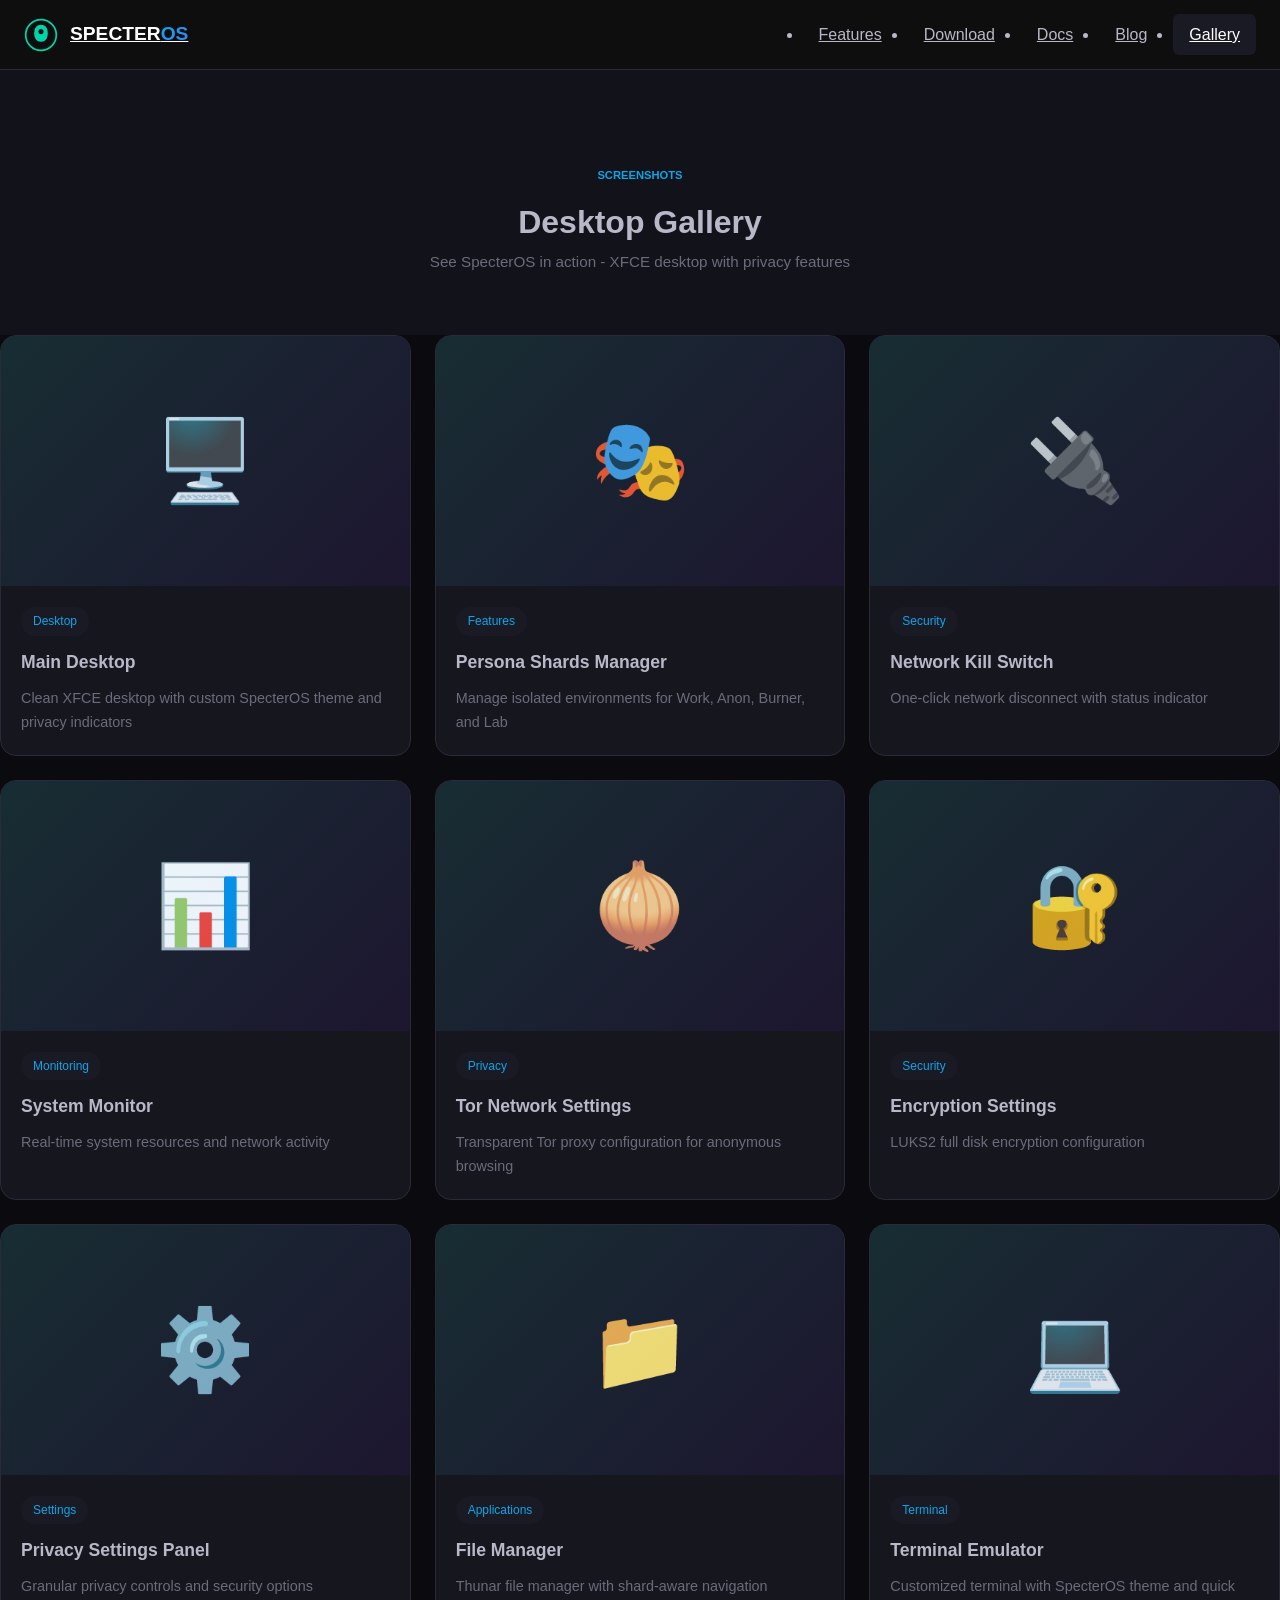
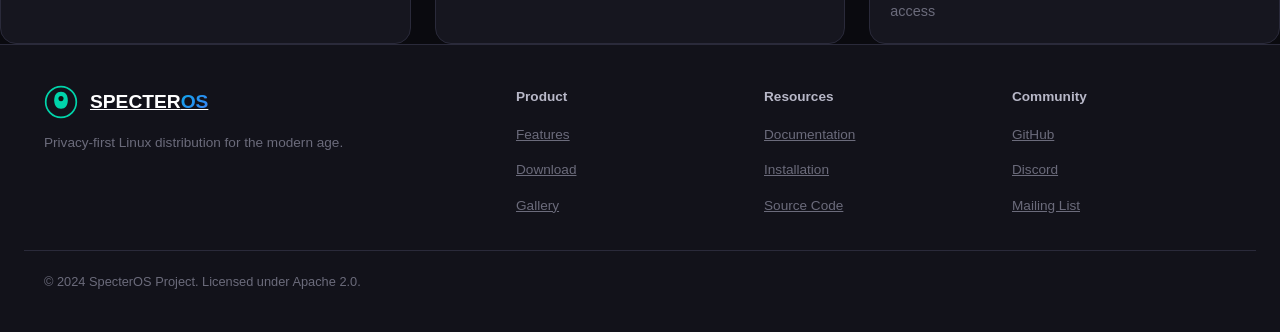
<file: website/gallery.html>
<!DOCTYPE html>
<html lang="en">
<head>
    <meta charset="UTF-8">
    <meta name="viewport" content="width=device-width, initial-scale=1.0">
    <title>Gallery - SpecterOS</title>
    <meta name="description" content="See SpecterOS in action - desktop screenshots and features">
    <link rel="stylesheet" href="css/style.css">
    <style>
        .gallery-header { padding: 160px 0 60px; background: var(--bg-secondary); text-align: center; }
        .gallery-grid { 
            display: grid; 
            grid-template-columns: 1fr; 
            gap: 24px; 
            max-width: var(--container-max); 
            margin: 0 auto; 
            padding: var(--section-padding) 16px; 
        }
        .gallery-item {
            background: var(--bg-card);
            border: 1px solid var(--border-color);
            border-radius: var(--radius-lg);
            overflow: hidden;
            transition: var(--transition-base);
        }
        .gallery-item:hover {
            transform: scale(1.02);
            border-color: var(--accent-primary);
            box-shadow: var(--shadow-glow);
        }
        .gallery-image {
            width: 100%;
            height: 250px;
            background: linear-gradient(135deg, var(--bg-tertiary), var(--bg-secondary));
            display: flex;
            align-items: center;
            justify-content: center;
            font-size: 5rem;
            position: relative;
            overflow: hidden;
        }
        .gallery-image::before {
            content: '';
            position: absolute;
            top: 0;
            left: 0;
            right: 0;
            bottom: 0;
            background: linear-gradient(135deg, rgba(0, 212, 170, 0.1), rgba(124, 58, 237, 0.1));
        }
        .gallery-info { padding: 20px; }
        .gallery-info h3 { font-size: 1.1rem; margin-bottom: 8px; }
        .gallery-info p { color: var(--text-muted); font-size: 0.9rem; }
        .gallery-tag {
            display: inline-block;
            background: var(--bg-tertiary);
            padding: 4px 12px;
            border-radius: 100px;
            font-size: 0.75rem;
            color: var(--accent-primary);
            margin-bottom: 12px;
        }
        @media (min-width: 769px) {
            .gallery-grid { grid-template-columns: repeat(2, 1fr); }
        }
        @media (min-width: 1024px) {
            .gallery-grid { grid-template-columns: repeat(3, 1fr); }
        }
    </style>
</head>
<body>
    <nav class="navbar">
        <div class="container nav-container">
            <a href="index.html" class="logo">
                <svg class="logo-svg" viewBox="0 0 40 40" fill="none">
                    <circle cx="20" cy="20" r="18" stroke="url(#logo-gradient)" stroke-width="2"/>
                    <path d="M20 8C15 8 12 12 12 18C12 24 15 28 20 28C25 28 28 24 28 18C28 12 25 8 20 8Z" fill="url(#logo-gradient)"/>
                    <circle cx="20" cy="16" r="3" fill="#0F0F0F"/>
                    <defs><linearGradient id="logo-gradient" x1="2" y1="2" x2="38" y2="38"><stop stop-color="#00D4AA"/><stop offset="1" stop-color="#7C3AED"/></linearGradient></defs>
                </svg>
                <span class="logo-text">SPECTER<span class="logo-accent">OS</span></span>
            </a>
            <ul class="nav-menu">
                <li><a href="index.html#features">Features</a></li>
                <li><a href="index.html#download">Download</a></li>
                <li><a href="docs/index.html">Docs</a></li>
                <li><a href="blog.html">Blog</a></li>
                <li><a href="gallery.html" class="active">Gallery</a></li>
            </ul>
        </div>
    </nav>

    <header class="gallery-header">
        <div class="container">
            <span class="section-tag">SCREENSHOTS</span>
            <h1>Desktop <span class="text-gradient">Gallery</span></h1>
            <p class="section-subtitle">See SpecterOS in action - XFCE desktop with privacy features</p>
        </div>
    </header>

    <main class="gallery-grid">
        <div class="gallery-item">
            <div class="gallery-image">🖥️</div>
            <div class="gallery-info">
                <span class="gallery-tag">Desktop</span>
                <h3>Main Desktop</h3>
                <p>Clean XFCE desktop with custom SpecterOS theme and privacy indicators</p>
            </div>
        </div>

        <div class="gallery-item">
            <div class="gallery-image">🎭</div>
            <div class="gallery-info">
                <span class="gallery-tag">Features</span>
                <h3>Persona Shards Manager</h3>
                <p>Manage isolated environments for Work, Anon, Burner, and Lab</p>
            </div>
        </div>

        <div class="gallery-item">
            <div class="gallery-image">🔌</div>
            <div class="gallery-info">
                <span class="gallery-tag">Security</span>
                <h3>Network Kill Switch</h3>
                <p>One-click network disconnect with status indicator</p>
            </div>
        </div>

        <div class="gallery-item">
            <div class="gallery-image">📊</div>
            <div class="gallery-info">
                <span class="gallery-tag">Monitoring</span>
                <h3>System Monitor</h3>
                <p>Real-time system resources and network activity</p>
            </div>
        </div>

        <div class="gallery-item">
            <div class="gallery-image">🧅</div>
            <div class="gallery-info">
                <span class="gallery-tag">Privacy</span>
                <h3>Tor Network Settings</h3>
                <p>Transparent Tor proxy configuration for anonymous browsing</p>
            </div>
        </div>

        <div class="gallery-item">
            <div class="gallery-image">🔐</div>
            <div class="gallery-info">
                <span class="gallery-tag">Security</span>
                <h3>Encryption Settings</h3>
                <p>LUKS2 full disk encryption configuration</p>
            </div>
        </div>

        <div class="gallery-item">
            <div class="gallery-image">⚙️</div>
            <div class="gallery-info">
                <span class="gallery-tag">Settings</span>
                <h3>Privacy Settings Panel</h3>
                <p>Granular privacy controls and security options</p>
            </div>
        </div>

        <div class="gallery-item">
            <div class="gallery-image">📁</div>
            <div class="gallery-info">
                <span class="gallery-tag">Applications</span>
                <h3>File Manager</h3>
                <p>Thunar file manager with shard-aware navigation</p>
            </div>
        </div>

        <div class="gallery-item">
            <div class="gallery-image">💻</div>
            <div class="gallery-info">
                <span class="gallery-tag">Terminal</span>
                <h3>Terminal Emulator</h3>
                <p>Customized terminal with SpecterOS theme and quick access</p>
            </div>
        </div>
    </main>

    <footer class="footer">
        <div class="container">
            <div class="footer-grid">
                <div class="footer-brand">
                    <a href="index.html" class="logo">
                        <svg class="logo-svg" viewBox="0 0 40 40" fill="none">
                            <circle cx="20" cy="20" r="18" stroke="url(#logo-gradient-footer)" stroke-width="2"/>
                            <path d="M20 8C15 8 12 12 12 18C12 24 15 28 20 28C25 28 28 24 28 18C28 12 25 8 20 8Z" fill="url(#logo-gradient-footer)"/>
                            <circle cx="20" cy="16" r="3" fill="#0F0F0F"/>
                            <defs><linearGradient id="logo-gradient-footer" x1="2" y1="2" x2="38" y2="38"><stop stop-color="#00D4AA"/><stop offset="1" stop-color="#7C3AED"/></linearGradient></defs>
                        </svg>
                        <span class="logo-text">SPECTER<span class="logo-accent">OS</span></span>
                    </a>
                    <p>Privacy-first Linux distribution for the modern age.</p>
                </div>
                <div class="footer-column"><h4>Product</h4><ul><li><a href="index.html#features">Features</a></li><li><a href="index.html#download">Download</a></li><li><a href="gallery.html">Gallery</a></li></ul></div>
                <div class="footer-column"><h4>Resources</h4><ul><li><a href="docs/index.html">Documentation</a></li><li><a href="installation.html">Installation</a></li><li><a href="https://github.com/Sskibls/Specteros-OS">Source Code</a></li></ul></div>
                <div class="footer-column"><h4>Community</h4><ul><li><a href="https://github.com/Sskibls/Specteros-OS">GitHub</a></li><li><a href="#">Discord</a></li><li><a href="#">Mailing List</a></li></ul></div>
            </div>
            <div class="footer-bottom"><p>&copy; 2024 SpecterOS Project. Licensed under Apache 2.0.</p></div>
        </div>
    </footer>
    <script src="js/main.js"></script>
</body>
</html>
</file>
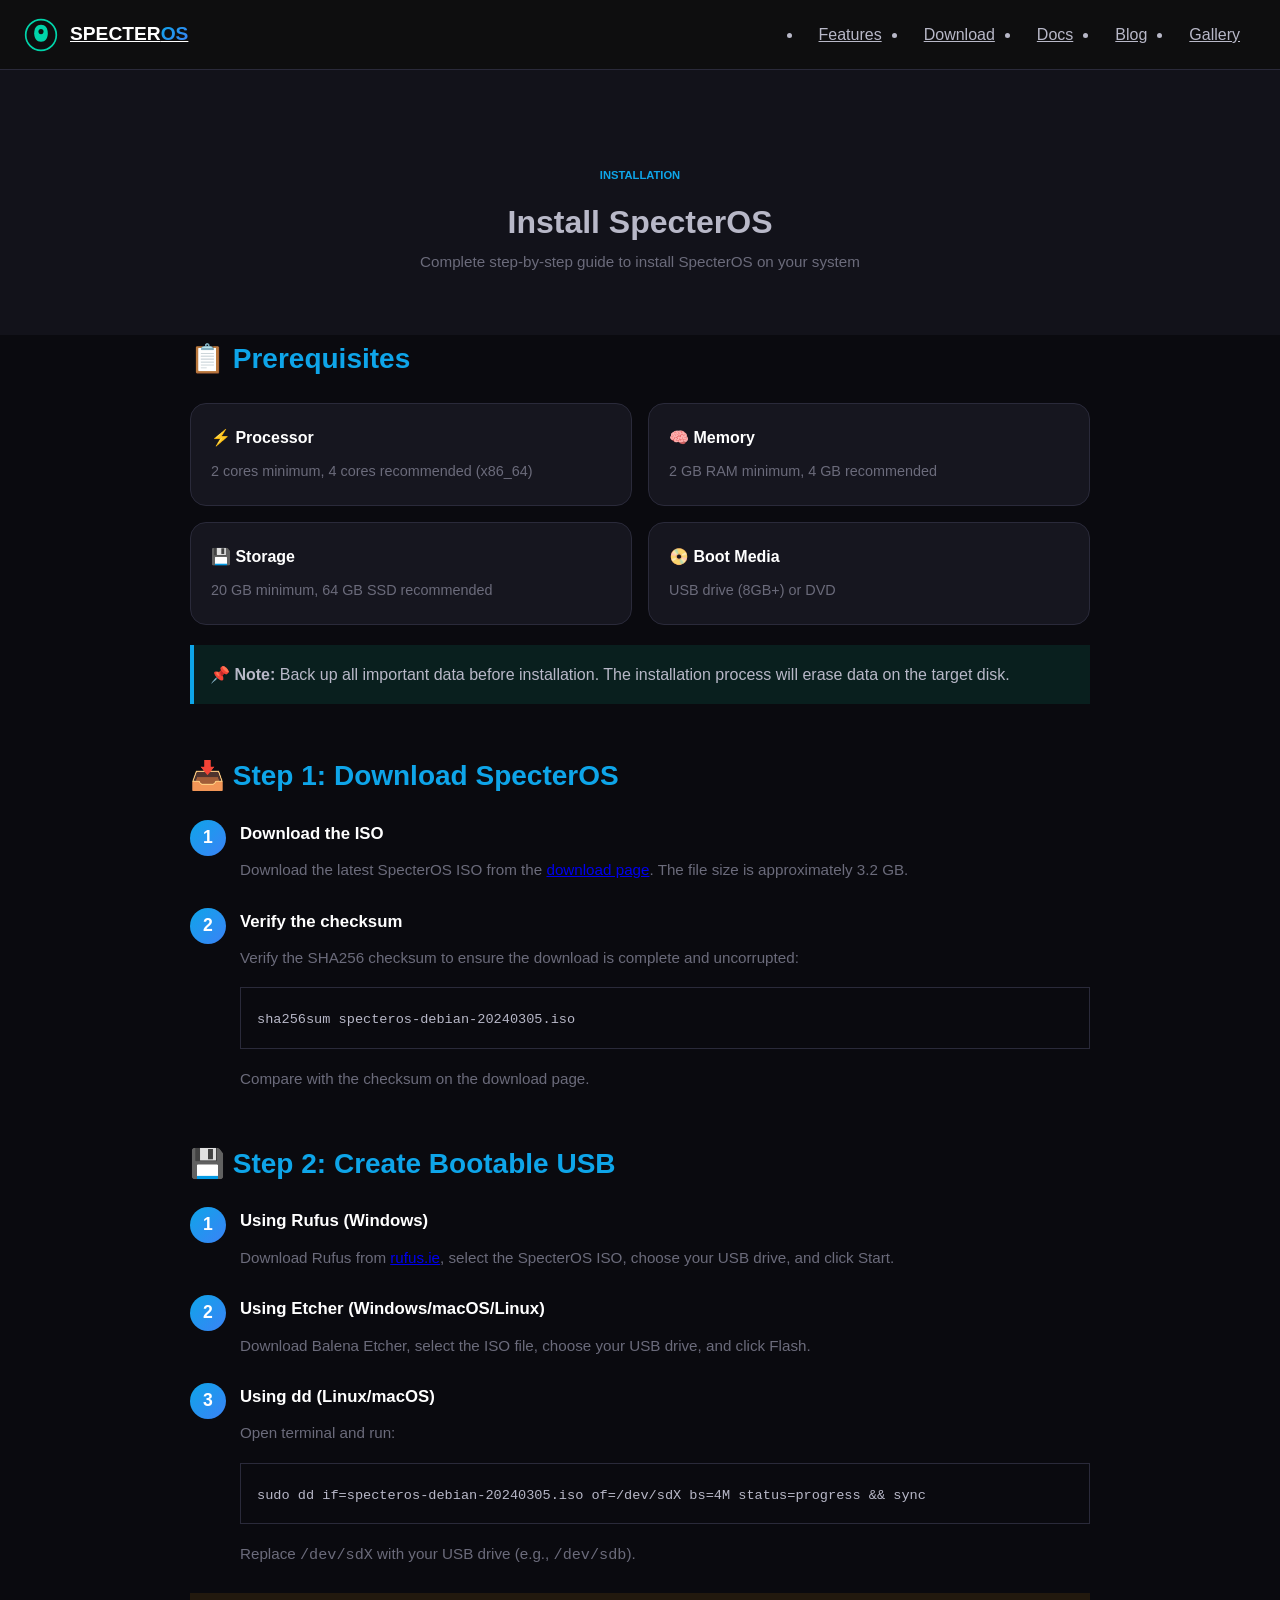
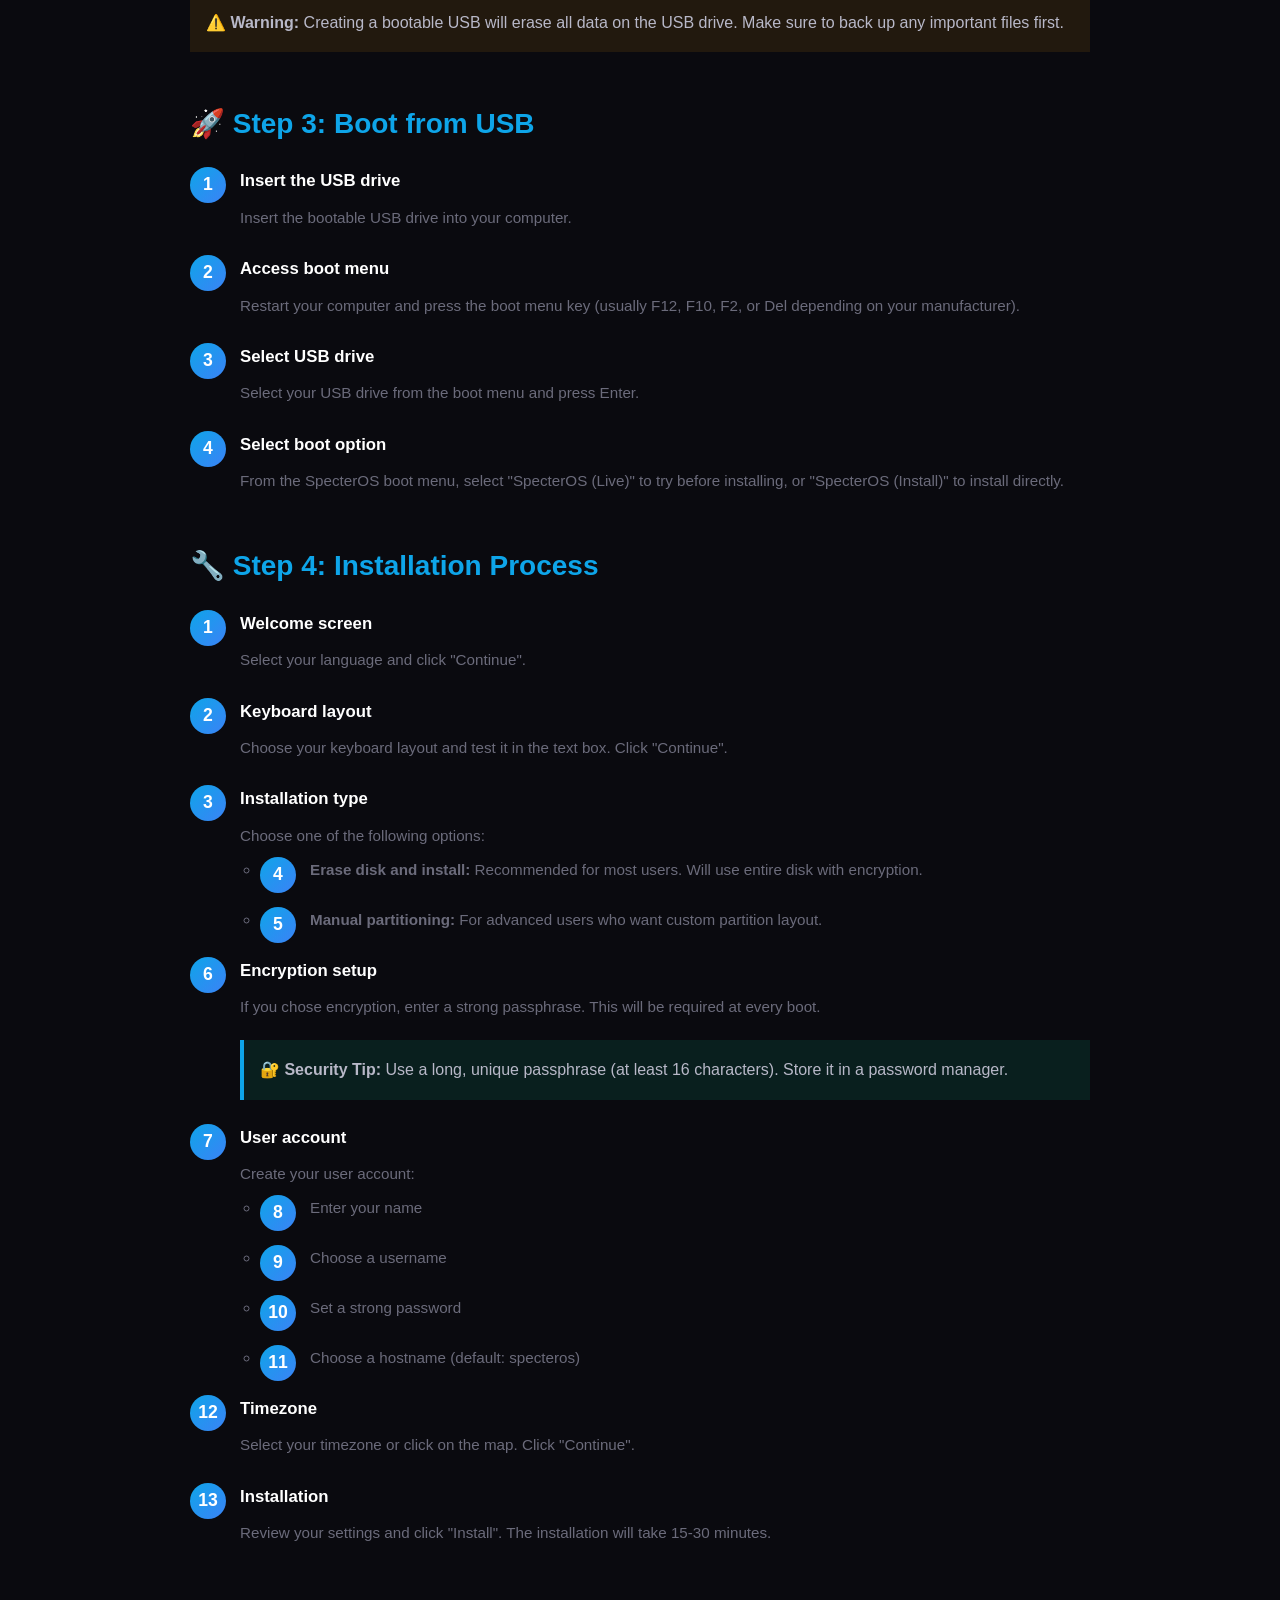
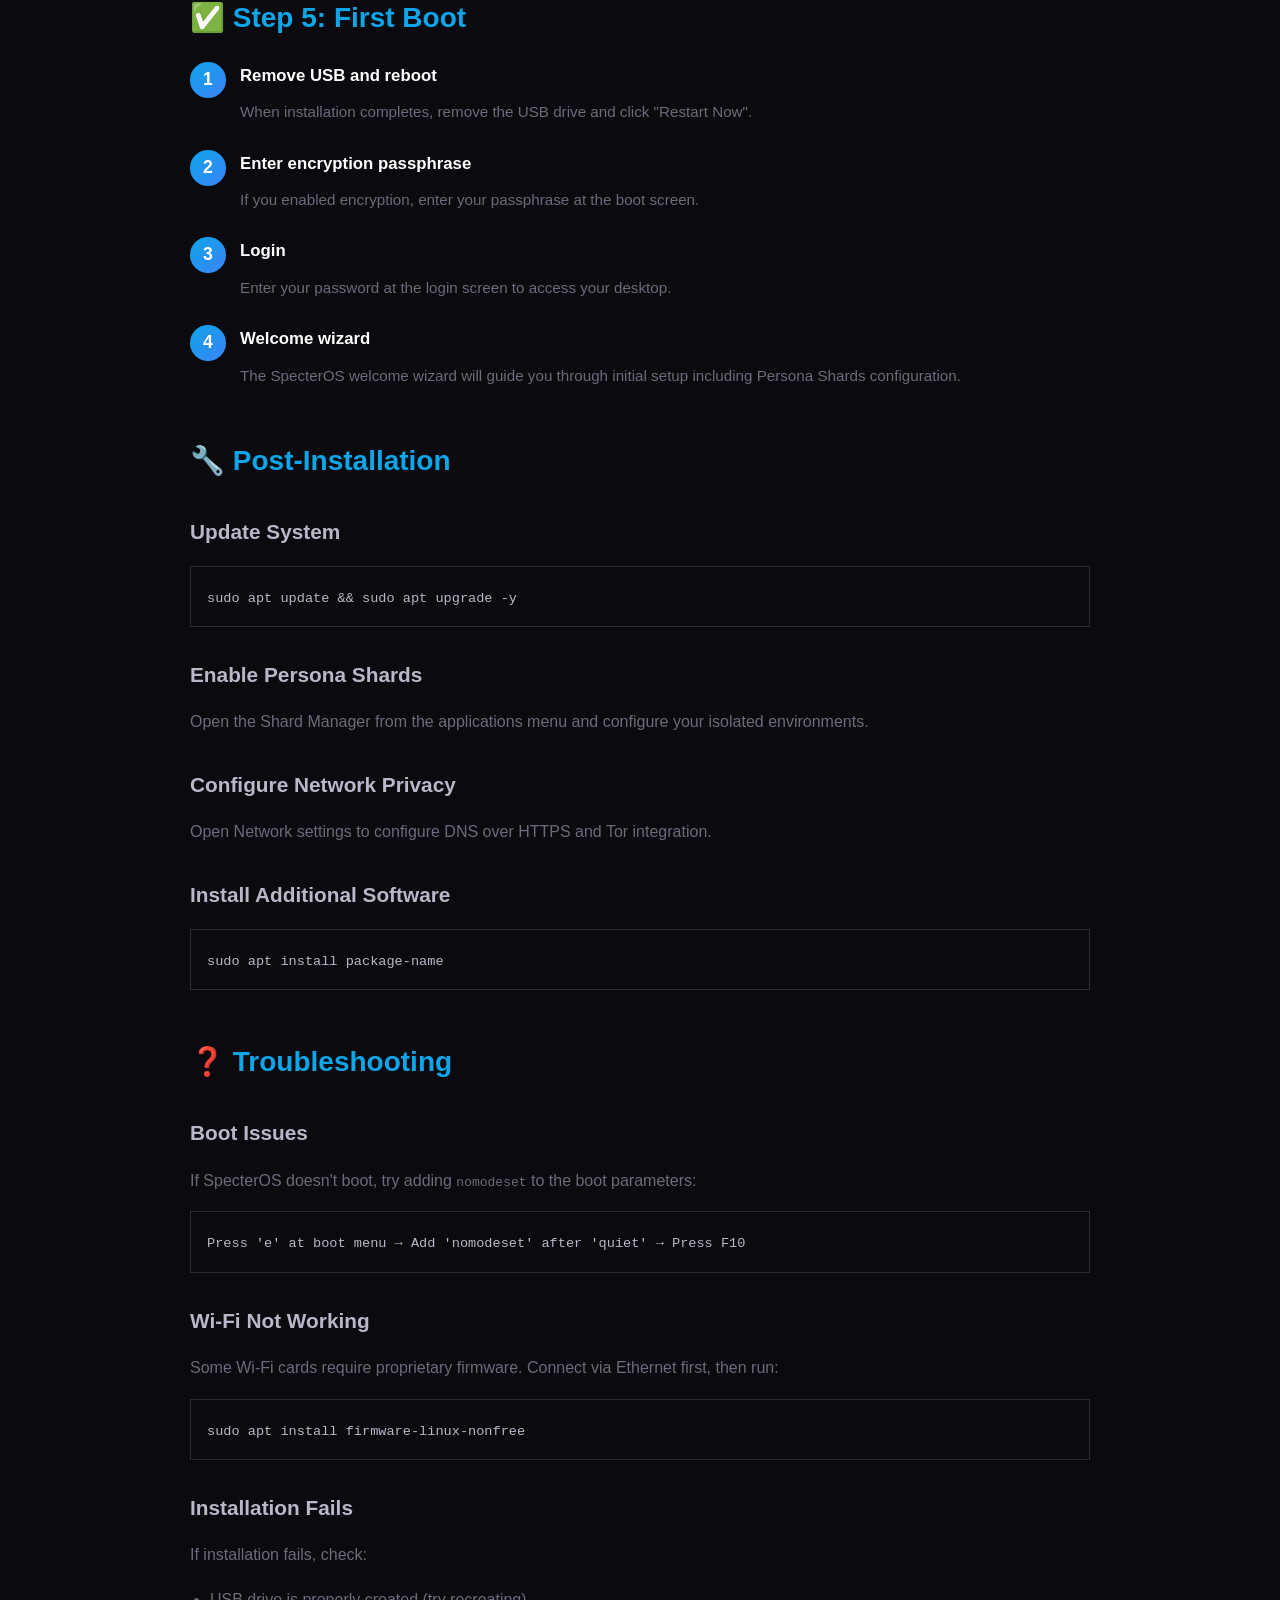
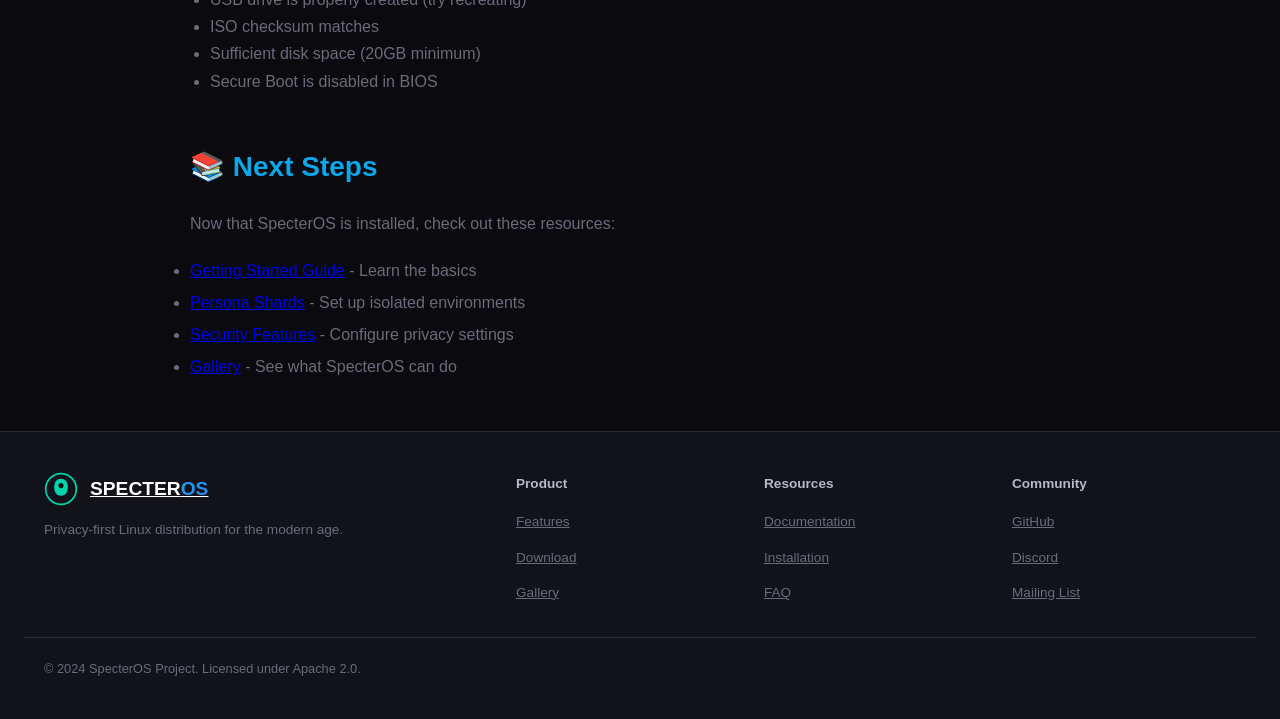
<file: website/installation.html>
<!DOCTYPE html>
<html lang="en">
<head>
    <meta charset="UTF-8">
    <meta name="viewport" content="width=device-width, initial-scale=1.0">
    <title>Installation Guide - SpecterOS</title>
    <meta name="description" content="Complete installation guide for SpecterOS - step by step instructions">
    <link rel="stylesheet" href="css/style.css">
    <style>
        .install-header { padding: 160px 0 60px; background: var(--bg-secondary); text-align: center; }
        .install-content { max-width: 900px; margin: 0 auto; padding: var(--section-padding) 16px; }
        .install-section { margin-bottom: 48px; }
        .install-section h2 { font-size: 1.75rem; margin-bottom: 20px; color: var(--accent-primary); display: flex; align-items: center; gap: 12px; }
        .install-section h3 { font-size: 1.3rem; margin: 30px 0 16px; }
        .install-section p { color: var(--text-muted); line-height: 1.8; margin-bottom: 16px; }
        .step-list { counter-reset: step; list-style: none; padding: 0; }
        .step-list li { position: relative; padding-left: 50px; margin-bottom: 24px; }
        .step-list li::before { counter-increment: step; content: counter(step); position: absolute; left: 0; top: 0; width: 36px; height: 36px; background: var(--accent-gradient); border-radius: 50%; display: flex; align-items: center; justify-content: center; font-weight: 700; color: var(--text-primary); font-size: 1.1rem; }
        .step-title { font-weight: 600; color: var(--text-primary); display: block; margin-bottom: 8px; font-size: 1.05rem; }
        .step-desc { color: var(--text-muted); font-size: 0.95rem; }
        .code-block { background: var(--bg-primary); border: 1px solid var(--border-color); border-radius: var(--radius-md); padding: 16px; margin: 16px 0; overflow-x: auto; }
        .code-block code { font-family: var(--font-mono); font-size: 0.85rem; color: var(--text-secondary); }
        .note { background: rgba(0, 212, 170, 0.1); border-left: 4px solid var(--accent-primary); padding: 16px; border-radius: var(--radius-md); margin: 20px 0; }
        .warning { background: rgba(245, 158, 11, 0.1); border-left: 4px solid var(--warning); padding: 16px; border-radius: var(--radius-md); margin: 20px 0; }
        .requirements-grid { display: grid; grid-template-columns: 1fr; gap: 16px; margin: 20px 0; }
        .req-card { background: var(--bg-card); border: 1px solid var(--border-color); padding: 20px; border-radius: var(--radius-lg); }
        .req-card h4 { color: var(--text-primary); margin-bottom: 8px; font-size: 1rem; }
        .req-card p { color: var(--text-muted); font-size: 0.9rem; margin: 0; }
        @media (min-width: 769px) { .requirements-grid { grid-template-columns: repeat(2, 1fr); } }
    </style>
</head>
<body>
    <nav class="navbar">
        <div class="container nav-container">
            <a href="index.html" class="logo">
                <svg class="logo-svg" viewBox="0 0 40 40" fill="none">
                    <circle cx="20" cy="20" r="18" stroke="url(#logo-gradient)" stroke-width="2"/>
                    <path d="M20 8C15 8 12 12 12 18C12 24 15 28 20 28C25 28 28 24 28 18C28 12 25 8 20 8Z" fill="url(#logo-gradient)"/>
                    <circle cx="20" cy="16" r="3" fill="#0F0F0F"/>
                    <defs><linearGradient id="logo-gradient" x1="2" y1="2" x2="38" y2="38"><stop stop-color="#00D4AA"/><stop offset="1" stop-color="#7C3AED"/></linearGradient></defs>
                </svg>
                <span class="logo-text">SPECTER<span class="logo-accent">OS</span></span>
            </a>
            <ul class="nav-menu">
                <li><a href="index.html#features">Features</a></li>
                <li><a href="index.html#download">Download</a></li>
                <li><a href="docs/index.html">Docs</a></li>
                <li><a href="blog.html">Blog</a></li>
                <li><a href="gallery.html">Gallery</a></li>
            </ul>
        </div>
    </nav>

    <header class="install-header">
        <div class="container">
            <span class="section-tag">INSTALLATION</span>
            <h1>Install <span class="text-gradient">SpecterOS</span></h1>
            <p class="section-subtitle">Complete step-by-step guide to install SpecterOS on your system</p>
        </div>
    </header>

    <main class="install-content">
        <div class="install-section">
            <h2>📋 Prerequisites</h2>
            <div class="requirements-grid">
                <div class="req-card">
                    <h4>⚡ Processor</h4>
                    <p>2 cores minimum, 4 cores recommended (x86_64)</p>
                </div>
                <div class="req-card">
                    <h4>🧠 Memory</h4>
                    <p>2 GB RAM minimum, 4 GB recommended</p>
                </div>
                <div class="req-card">
                    <h4>💾 Storage</h4>
                    <p>20 GB minimum, 64 GB SSD recommended</p>
                </div>
                <div class="req-card">
                    <h4>📀 Boot Media</h4>
                    <p>USB drive (8GB+) or DVD</p>
                </div>
            </div>
            <div class="note">
                <strong>📌 Note:</strong> Back up all important data before installation. The installation process will erase data on the target disk.
            </div>
        </div>

        <div class="install-section">
            <h2>📥 Step 1: Download SpecterOS</h2>
            <ol class="step-list">
                <li>
                    <span class="step-title">Download the ISO</span>
                    <span class="step-desc">Download the latest SpecterOS ISO from the <a href="index.html#download">download page</a>. The file size is approximately 3.2 GB.</span>
                </li>
                <li>
                    <span class="step-title">Verify the checksum</span>
                    <span class="step-desc">Verify the SHA256 checksum to ensure the download is complete and uncorrupted:</span>
                    <div class="code-block"><code>sha256sum specteros-debian-20240305.iso</code></div>
                    <span class="step-desc">Compare with the checksum on the download page.</span>
                </li>
            </ol>
        </div>

        <div class="install-section">
            <h2>💾 Step 2: Create Bootable USB</h2>
            <ol class="step-list">
                <li>
                    <span class="step-title">Using Rufus (Windows)</span>
                    <span class="step-desc">Download Rufus from <a href="https://rufus.ie">rufus.ie</a>, select the SpecterOS ISO, choose your USB drive, and click Start.</span>
                </li>
                <li>
                    <span class="step-title">Using Etcher (Windows/macOS/Linux)</span>
                    <span class="step-desc">Download Balena Etcher, select the ISO file, choose your USB drive, and click Flash.</span>
                </li>
                <li>
                    <span class="step-title">Using dd (Linux/macOS)</span>
                    <span class="step-desc">Open terminal and run:</span>
                    <div class="code-block"><code>sudo dd if=specteros-debian-20240305.iso of=/dev/sdX bs=4M status=progress && sync</code></div>
                    <span class="step-desc">Replace <code>/dev/sdX</code> with your USB drive (e.g., <code>/dev/sdb</code>).</span>
                </li>
            </ol>
            <div class="warning">
                <strong>⚠️ Warning:</strong> Creating a bootable USB will erase all data on the USB drive. Make sure to back up any important files first.
            </div>
        </div>

        <div class="install-section">
            <h2>🚀 Step 3: Boot from USB</h2>
            <ol class="step-list">
                <li>
                    <span class="step-title">Insert the USB drive</span>
                    <span class="step-desc">Insert the bootable USB drive into your computer.</span>
                </li>
                <li>
                    <span class="step-title">Access boot menu</span>
                    <span class="step-desc">Restart your computer and press the boot menu key (usually F12, F10, F2, or Del depending on your manufacturer).</span>
                </li>
                <li>
                    <span class="step-title">Select USB drive</span>
                    <span class="step-desc">Select your USB drive from the boot menu and press Enter.</span>
                </li>
                <li>
                    <span class="step-title">Select boot option</span>
                    <span class="step-desc">From the SpecterOS boot menu, select "SpecterOS (Live)" to try before installing, or "SpecterOS (Install)" to install directly.</span>
                </li>
            </ol>
        </div>

        <div class="install-section">
            <h2>🔧 Step 4: Installation Process</h2>
            <ol class="step-list">
                <li>
                    <span class="step-title">Welcome screen</span>
                    <span class="step-desc">Select your language and click "Continue".</span>
                </li>
                <li>
                    <span class="step-title">Keyboard layout</span>
                    <span class="step-desc">Choose your keyboard layout and test it in the text box. Click "Continue".</span>
                </li>
                <li>
                    <span class="step-title">Installation type</span>
                    <span class="step-desc">Choose one of the following options:
                        <ul style="margin-top: 8px; margin-left: 20px; color: var(--text-muted);">
                            <li><strong>Erase disk and install:</strong> Recommended for most users. Will use entire disk with encryption.</li>
                            <li><strong>Manual partitioning:</strong> For advanced users who want custom partition layout.</li>
                        </ul>
                    </span>
                </li>
                <li>
                    <span class="step-title">Encryption setup</span>
                    <span class="step-desc">If you chose encryption, enter a strong passphrase. This will be required at every boot.</span>
                    <div class="note">
                        <strong>🔐 Security Tip:</strong> Use a long, unique passphrase (at least 16 characters). Store it in a password manager.
                    </div>
                </li>
                <li>
                    <span class="step-title">User account</span>
                    <span class="step-desc">Create your user account:
                        <ul style="margin-top: 8px; margin-left: 20px; color: var(--text-muted);">
                            <li>Enter your name</li>
                            <li>Choose a username</li>
                            <li>Set a strong password</li>
                            <li>Choose a hostname (default: specteros)</li>
                        </ul>
                    </span>
                </li>
                <li>
                    <span class="step-title">Timezone</span>
                    <span class="step-desc">Select your timezone or click on the map. Click "Continue".</span>
                </li>
                <li>
                    <span class="step-title">Installation</span>
                    <span class="step-desc">Review your settings and click "Install". The installation will take 15-30 minutes.</span>
                </li>
            </ol>
        </div>

        <div class="install-section">
            <h2>✅ Step 5: First Boot</h2>
            <ol class="step-list">
                <li>
                    <span class="step-title">Remove USB and reboot</span>
                    <span class="step-desc">When installation completes, remove the USB drive and click "Restart Now".</span>
                </li>
                <li>
                    <span class="step-title">Enter encryption passphrase</span>
                    <span class="step-desc">If you enabled encryption, enter your passphrase at the boot screen.</span>
                </li>
                <li>
                    <span class="step-title">Login</span>
                    <span class="step-desc">Enter your password at the login screen to access your desktop.</span>
                </li>
                <li>
                    <span class="step-title">Welcome wizard</span>
                    <span class="step-desc">The SpecterOS welcome wizard will guide you through initial setup including Persona Shards configuration.</span>
                </li>
            </ol>
        </div>

        <div class="install-section">
            <h2>🔧 Post-Installation</h2>
            <h3>Update System</h3>
            <div class="code-block"><code>sudo apt update && sudo apt upgrade -y</code></div>

            <h3>Enable Persona Shards</h3>
            <p>Open the Shard Manager from the applications menu and configure your isolated environments.</p>

            <h3>Configure Network Privacy</h3>
            <p>Open Network settings to configure DNS over HTTPS and Tor integration.</p>

            <h3>Install Additional Software</h3>
            <div class="code-block"><code>sudo apt install package-name</code></div>
        </div>

        <div class="install-section">
            <h2>❓ Troubleshooting</h2>
            <h3>Boot Issues</h3>
            <p>If SpecterOS doesn't boot, try adding <code>nomodeset</code> to the boot parameters:</p>
            <div class="code-block"><code>Press 'e' at boot menu → Add 'nomodeset' after 'quiet' → Press F10</code></div>

            <h3>Wi-Fi Not Working</h3>
            <p>Some Wi-Fi cards require proprietary firmware. Connect via Ethernet first, then run:</p>
            <div class="code-block"><code>sudo apt install firmware-linux-nonfree</code></div>

            <h3>Installation Fails</h3>
            <p>If installation fails, check:
                <ul style="margin-top: 8px; margin-left: 20px; color: var(--text-muted);">
                    <li>USB drive is properly created (try recreating)</li>
                    <li>ISO checksum matches</li>
                    <li>Sufficient disk space (20GB minimum)</li>
                    <li>Secure Boot is disabled in BIOS</li>
                </ul>
            </p>
        </div>

        <div class="install-section">
            <h2>📚 Next Steps</h2>
            <p>Now that SpecterOS is installed, check out these resources:</p>
            <ul style="color: var(--text-muted); line-height: 2;">
                <li><a href="docs/index.html">Getting Started Guide</a> - Learn the basics</li>
                <li><a href="docs/shards.html">Persona Shards</a> - Set up isolated environments</li>
                <li><a href="docs/security.html">Security Features</a> - Configure privacy settings</li>
                <li><a href="gallery.html">Gallery</a> - See what SpecterOS can do</li>
            </ul>
        </div>
    </main>

    <footer class="footer">
        <div class="container">
            <div class="footer-grid">
                <div class="footer-brand">
                    <a href="index.html" class="logo">
                        <svg class="logo-svg" viewBox="0 0 40 40" fill="none">
                            <circle cx="20" cy="20" r="18" stroke="url(#logo-gradient-footer)" stroke-width="2"/>
                            <path d="M20 8C15 8 12 12 12 18C12 24 15 28 20 28C25 28 28 24 28 18C28 12 25 8 20 8Z" fill="url(#logo-gradient-footer)"/>
                            <circle cx="20" cy="16" r="3" fill="#0F0F0F"/>
                            <defs><linearGradient id="logo-gradient-footer" x1="2" y1="2" x2="38" y2="38"><stop stop-color="#00D4AA"/><stop offset="1" stop-color="#7C3AED"/></linearGradient></defs>
                        </svg>
                        <span class="logo-text">SPECTER<span class="logo-accent">OS</span></span>
                    </a>
                    <p>Privacy-first Linux distribution for the modern age.</p>
                </div>
                <div class="footer-column"><h4>Product</h4><ul><li><a href="index.html#features">Features</a></li><li><a href="index.html#download">Download</a></li><li><a href="gallery.html">Gallery</a></li></ul></div>
                <div class="footer-column"><h4>Resources</h4><ul><li><a href="docs/index.html">Documentation</a></li><li><a href="installation.html">Installation</a></li><li><a href="faq.html">FAQ</a></li></ul></div>
                <div class="footer-column"><h4>Community</h4><ul><li><a href="https://github.com/Sskibls/Specteros-OS">GitHub</a></li><li><a href="#">Discord</a></li><li><a href="#">Mailing List</a></li></ul></div>
            </div>
            <div class="footer-bottom"><p>&copy; 2024 SpecterOS Project. Licensed under Apache 2.0.</p></div>
        </div>
    </footer>
    <script src="js/main.js"></script>
</body>
</html>
</file>
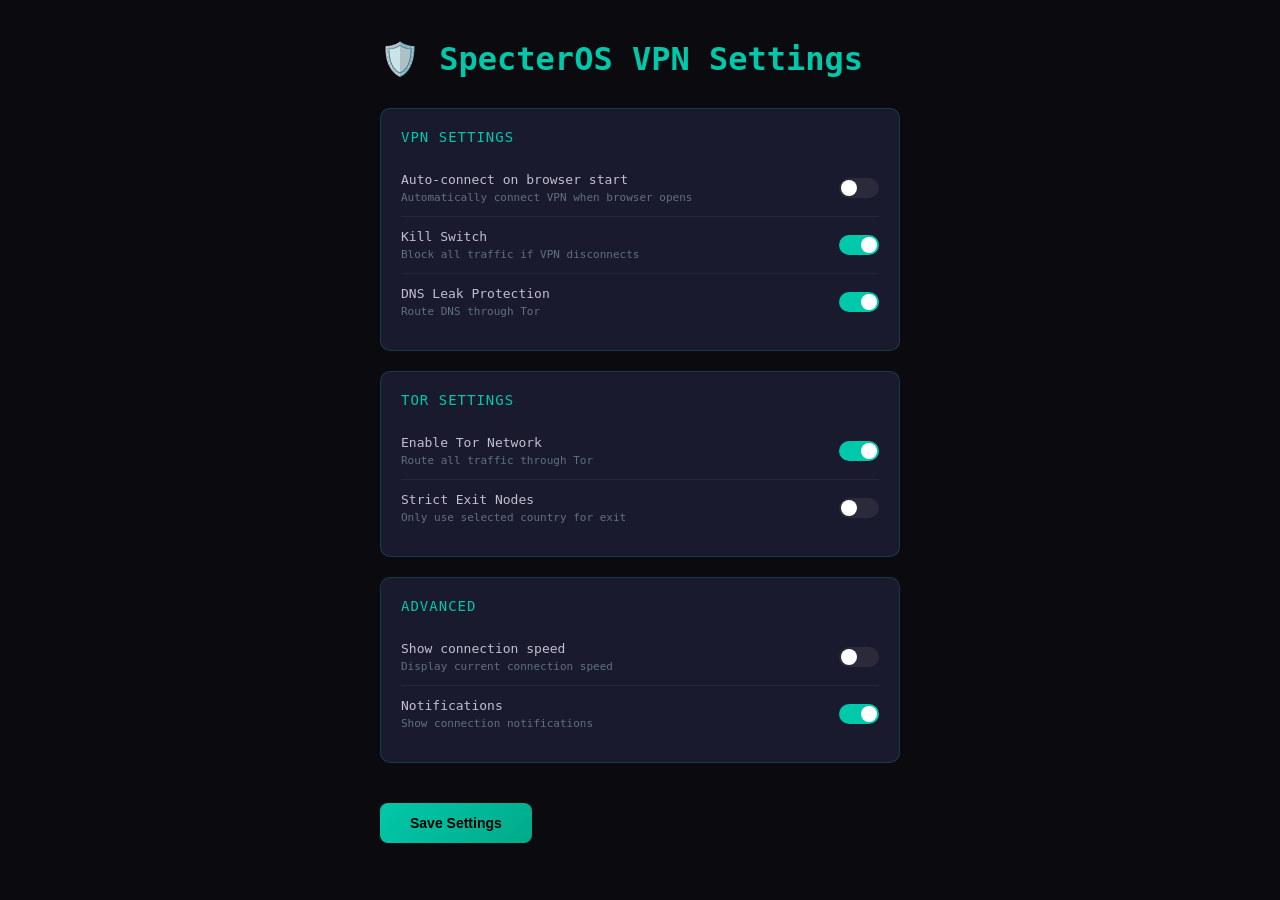
<file: distro/live-build/config/hooks/live/specteros-vpn-extension/options/options.html>
<!DOCTYPE html>
<html lang="en">
<head>
  <meta charset="UTF-8">
  <title>SpecterOS VPN Settings</title>
  <style>
    * { margin: 0; padding: 0; box-sizing: border-box; }
    body {
      background: #0a0a0f;
      color: #c0c0d0;
      font-family: 'JetBrains Mono', monospace;
      padding: 40px;
      max-width: 600px;
      margin: 0 auto;
    }
    h1 { color: #00c8aa; margin-bottom: 30px; }
    .section {
      background: #1a1a2e;
      border: 1px solid rgba(0, 200, 170, 0.2);
      border-radius: 10px;
      padding: 20px;
      margin-bottom: 20px;
    }
    .section-title {
      font-size: 14px;
      color: #00c8aa;
      margin-bottom: 15px;
      text-transform: uppercase;
      letter-spacing: 1px;
    }
    label {
      display: flex;
      align-items: center;
      justify-content: space-between;
      padding: 12px 0;
      border-bottom: 1px solid rgba(255,255,255,0.05);
    }
    label:last-child { border-bottom: none; }
    .label-text { font-size: 13px; }
    .label-desc { font-size: 11px; color: #607080; margin-top: 4px; }
    input[type="checkbox"] {
      width: 40px;
      height: 20px;
      appearance: none;
      background: #2a2a3a;
      border-radius: 10px;
      position: relative;
      cursor: pointer;
    }
    input[type="checkbox"]:checked {
      background: #00c8aa;
    }
    input[type="checkbox"]::before {
      content: '';
      position: absolute;
      width: 16px;
      height: 16px;
      border-radius: 50%;
      background: #fff;
      top: 2px;
      left: 2px;
      transition: 0.3s;
    }
    input[type="checkbox"]:checked::before {
      left: 22px;
    }
    .save-btn {
      background: linear-gradient(135deg, #00c8aa, #00aa88);
      color: #000;
      border: none;
      padding: 12px 30px;
      border-radius: 8px;
      font-size: 14px;
      font-weight: 600;
      cursor: pointer;
      margin-top: 20px;
    }
    .save-btn:hover {
      background: linear-gradient(135deg, #00ffcc, #00ccaa);
    }
  </style>
</head>
<body>
  <h1>🛡️ SpecterOS VPN Settings</h1>
  
  <div class="section">
    <div class="section-title">VPN Settings</div>
    <label>
      <div>
        <div class="label-text">Auto-connect on browser start</div>
        <div class="label-desc">Automatically connect VPN when browser opens</div>
      </div>
      <input type="checkbox" id="autoConnect">
    </label>
    <label>
      <div>
        <div class="label-text">Kill Switch</div>
        <div class="label-desc">Block all traffic if VPN disconnects</div>
      </div>
      <input type="checkbox" id="killSwitch" checked>
    </label>
    <label>
      <div>
        <div class="label-text">DNS Leak Protection</div>
        <div class="label-desc">Route DNS through Tor</div>
      </div>
      <input type="checkbox" id="dnsLeak" checked>
    </label>
  </div>
  
  <div class="section">
    <div class="section-title">Tor Settings</div>
    <label>
      <div>
        <div class="label-text">Enable Tor Network</div>
        <div class="label-desc">Route all traffic through Tor</div>
      </div>
      <input type="checkbox" id="torEnabled" checked>
    </label>
    <label>
      <div>
        <div class="label-text">Strict Exit Nodes</div>
        <div class="label-desc">Only use selected country for exit</div>
      </div>
      <input type="checkbox" id="strictNodes">
    </label>
  </div>
  
  <div class="section">
    <div class="section-title">Advanced</div>
    <label>
      <div>
        <div class="label-text">Show connection speed</div>
        <div class="label-desc">Display current connection speed</div>
      </div>
      <input type="checkbox" id="showSpeed">
    </label>
    <label>
      <div>
        <div class="label-text">Notifications</div>
        <div class="label-desc">Show connection notifications</div>
      </div>
      <input type="checkbox" id="notifications" checked>
    </label>
  </div>
  
  <button class="save-btn" id="saveBtn">Save Settings</button>
  
  <script src="options.js"></script>
</body>
</html>
</file>
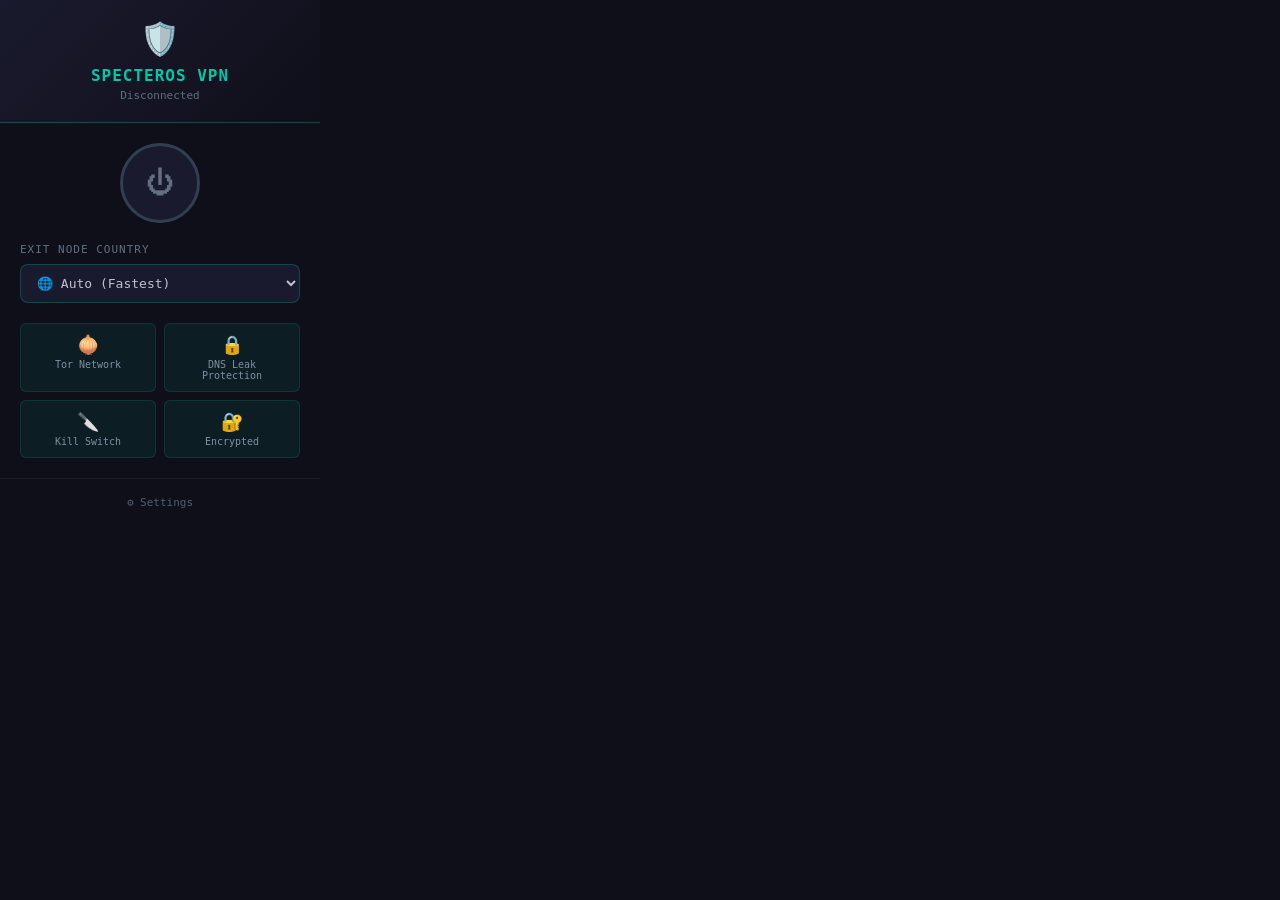
<file: distro/live-build/config/hooks/live/specteros-vpn-extension/popup/popup.html>
<!DOCTYPE html>
<html lang="en">
<head>
  <meta charset="UTF-8">
  <meta name="viewport" content="width=device-width, initial-scale=1.0">
  <title>SpecterOS VPN</title>
  <style>
    * {
      margin: 0;
      padding: 0;
      box-sizing: border-box;
    }
    
    body {
      width: 320px;
      background: #0f0f1a;
      color: #c0c0d0;
      font-family: 'JetBrains Mono', 'Consolas', monospace;
      font-size: 13px;
    }
    
    .header {
      background: linear-gradient(135deg, #1a1a2e 0%, #0f0f1a 100%);
      padding: 20px;
      text-align: center;
      border-bottom: 1px solid rgba(0, 200, 170, 0.3);
    }
    
    .logo {
      font-size: 32px;
      margin-bottom: 8px;
    }
    
    .title {
      font-size: 16px;
      font-weight: 700;
      color: #00c8aa;
      letter-spacing: 1px;
    }
    
    .status {
      font-size: 11px;
      color: #607080;
      margin-top: 4px;
    }
    
    .content {
      padding: 20px;
    }
    
    .power-button {
      width: 80px;
      height: 80px;
      border-radius: 50%;
      border: 3px solid #304050;
      background: #1a1a2e;
      color: #607080;
      font-size: 28px;
      cursor: pointer;
      margin: 0 auto 20px;
      display: flex;
      align-items: center;
      justify-content: center;
      transition: all 0.3s;
    }
    
    .power-button:hover {
      border-color: #00c8aa;
      color: #00c8aa;
    }
    
    .power-button.connected {
      background: linear-gradient(135deg, #00c8aa 0%, #00aa88 100%);
      border-color: #00c8aa;
      color: #000000;
      box-shadow: 0 0 30px rgba(0, 200, 170, 0.4);
    }
    
    .country-selector {
      margin-bottom: 20px;
    }
    
    .country-label {
      font-size: 11px;
      color: #607080;
      margin-bottom: 8px;
      text-transform: uppercase;
      letter-spacing: 1px;
    }
    
    .country-dropdown {
      width: 100%;
      padding: 10px 12px;
      background: #1a1a2e;
      border: 1px solid rgba(0, 200, 170, 0.25);
      border-radius: 8px;
      color: #c0c0d0;
      font-family: inherit;
      font-size: 13px;
      cursor: pointer;
      outline: none;
    }
    
    .country-dropdown:hover {
      border-color: #00c8aa;
    }
    
    .country-dropdown:focus {
      border-color: #00c8aa;
      box-shadow: 0 0 10px rgba(0, 200, 170, 0.2);
    }
    
    .country-dropdown option {
      background: #0f0f1a;
      color: #c0c0d0;
    }
    
    .features {
      display: grid;
      grid-template-columns: 1fr 1fr;
      gap: 8px;
    }
    
    .feature {
      background: rgba(0, 200, 170, 0.08);
      border: 1px solid rgba(0, 200, 170, 0.15);
      border-radius: 6px;
      padding: 10px;
      text-align: center;
    }
    
    .feature-icon {
      font-size: 18px;
      margin-bottom: 4px;
    }
    
    .feature-label {
      font-size: 10px;
      color: #8090a0;
    }
    
    .feature.active {
      background: rgba(0, 200, 170, 0.15);
      border-color: #00c8aa;
    }
    
    .feature.active .feature-label {
      color: #00c8aa;
    }
    
    .footer {
      padding: 15px 20px;
      border-top: 1px solid rgba(255, 255, 255, 0.05);
      text-align: center;
    }
    
    .footer-link {
      color: #506070;
      text-decoration: none;
      font-size: 11px;
    }
    
    .footer-link:hover {
      color: #00c8aa;
    }
    
    .ip-info {
      background: rgba(255, 255, 255, 0.03);
      border-radius: 6px;
      padding: 12px;
      margin-bottom: 15px;
      text-align: center;
    }
    
    .ip-label {
      font-size: 10px;
      color: #607080;
      margin-bottom: 4px;
    }
    
    .ip-address {
      font-size: 14px;
      color: #00c8aa;
      font-weight: 600;
    }
    
    .ip-location {
      font-size: 11px;
      color: #8090a0;
      margin-top: 4px;
    }
  </style>
</head>
<body>
  <div class="header">
    <div class="logo">🛡️</div>
    <div class="title">SPECTEROS VPN</div>
    <div class="status" id="status">Disconnected</div>
  </div>
  
  <div class="content">
    <button class="power-button" id="powerBtn" title="Toggle VPN">
      ⏻
    </button>
    
    <div class="ip-info" id="ipInfo" style="display: none;">
      <div class="ip-label">Your IP</div>
      <div class="ip-address" id="ipAddress">---.---.---.---</div>
      <div class="ip-location" id="ipLocation">Connecting...</div>
    </div>
    
    <div class="country-selector">
      <div class="country-label">Exit Node Country</div>
      <select class="country-dropdown" id="countrySelect">
        <option value="auto">🌐 Auto (Fastest)</option>
        <option value="us">🇺🇸 United States</option>
        <option value="de">🇩🇪 Germany</option>
        <option value="fr">🇫🇷 France</option>
        <option value="nl">🇳🇱 Netherlands</option>
        <option value="gb">🇬🇧 United Kingdom</option>
        <option value="ca">🇨🇦 Canada</option>
        <option value="se">🇸🇪 Sweden</option>
        <option value="no">🇳🇴 Norway</option>
        <option value="ch">🇨🇭 Switzerland</option>
        <option value="fi">🇫🇮 Finland</option>
        <option value="jp">🇯🇵 Japan</option>
        <option value="sg">🇸🇬 Singapore</option>
        <option value="au">🇦🇺 Australia</option>
      </select>
    </div>
    
    <div class="features">
      <div class="feature" id="torFeature">
        <div class="feature-icon">🧅</div>
        <div class="feature-label">Tor Network</div>
      </div>
      <div class="feature" id="dnsFeature">
        <div class="feature-icon">🔒</div>
        <div class="feature-label">DNS Leak Protection</div>
      </div>
      <div class="feature" id="killFeature">
        <div class="feature-icon">🔪</div>
        <div class="feature-label">Kill Switch</div>
      </div>
      <div class="feature" id="encryptFeature">
        <div class="feature-icon">🔐</div>
        <div class="feature-label">Encrypted</div>
      </div>
    </div>
  </div>
  
  <div class="footer">
    <a href="#" class="footer-link" id="settingsLink">⚙️ Settings</a>
  </div>
  
  <script src="popup.js"></script>
</body>
</html>
</file>
<file: website/css/style.css>
/* SpecterOS Website - Mobile Layout FINAL FIX */

:root {
    --bg-primary: #0a0a0f;
    --bg-secondary: #12121a;
    --bg-tertiary: #1a1a25;
    --bg-card: #16161f;
    --text-primary: #ffffff;
    --text-secondary: #b8b8c8;
    --text-muted: #6b6b7b;
    --accent-primary: #0ea5e9;  /* Changed from #00d4aa - Now BLUE */
    --accent-secondary: #3b82f6; /* Changed from #7c3aed - Now BLUE */
    --accent-gradient: linear-gradient(135deg, #0ea5e9 0%, #3b82f6 100%); /* BLUE gradient */
    --border-color: #2a2a3a;
    --font-display: 'Chakra Petch', sans-serif;
    --font-body: 'Rajdhani', sans-serif;
    --font-mono: 'Share Tech Mono', monospace;
    --container-max: 1280px;
    --radius-lg: 16px;
    --shadow-lg: 0 8px 32px rgba(0, 0, 0, 0.5);
}

* {
    margin: 0;
    padding: 0;
    box-sizing: border-box;
}

html {
    width: 100%;
    overflow-x: hidden;
}

body {
    font-family: var(--font-body);
    background: var(--bg-primary);
    color: var(--text-secondary);
    line-height: 1.7;
    overflow-x: hidden;
    width: 100%;
}

.container {
    width: 100%;
    max-width: var(--container-max);
    margin: 0 auto;
    padding: 0 20px;
}

/* ===== NAVBAR ===== */
.navbar {
    position: fixed;
    top: 0;
    left: 0;
    right: 0;
    height: 70px;
    background: rgba(10, 10, 15, 0.85);
    backdrop-filter: blur(20px);
    border-bottom: 1px solid var(--border-color);
    z-index: 1000;
    display: flex;
    align-items: center;
}

.nav-container {
    display: flex;
    justify-content: space-between;
    align-items: center;
    width: 100%;
    padding: 0 20px;
}

.logo {
    display: flex;
    align-items: center;
    gap: 12px;
    color: var(--text-primary);
    font-family: var(--font-display);
    font-size: 1.2rem;
    font-weight: 700;
}

.logo-svg {
    width: 34px;
    height: 34px;
}

.logo-accent {
    background: var(--accent-gradient);
    -webkit-background-clip: text;
    -webkit-text-fill-color: transparent;
}

.nav-menu {
    display: none;
    position: absolute;
    top: 70px;
    left: 0;
    right: 0;
    background: var(--bg-primary);
    flex-direction: column;
    padding: 20px;
    border-bottom: 1px solid var(--border-color);
    gap: 10px;
}

.nav-menu.active {
    display: flex;
}

.nav-menu a {
    color: var(--text-secondary);
    padding: 12px 16px;
    border-radius: 6px;
}

.nav-menu a:hover,
.nav-menu a.active {
    color: var(--text-primary);
    background: var(--bg-tertiary);
}

.nav-toggle {
    display: flex;
    flex-direction: column;
    gap: 5px;
    background: none;
    border: none;
    cursor: pointer;
    padding: 8px;
}

.nav-toggle span {
    width: 24px;
    height: 2px;
    background: var(--text-primary);
}

@media (min-width: 769px) {
    .nav-menu {
        display: flex;
        position: static;
        background: transparent;
        flex-direction: row;
        padding: 0;
        border: none;
    }
    .nav-toggle {
        display: none;
    }
}

/* ===== HERO SECTION - PERFECTLY CENTERED ===== */
.hero {
    padding: 120px 0 60px;
    min-height: 100vh;
    display: flex;
    align-items: center;
    justify-content: center;
    position: relative;
    width: 100%;
}

.hero-grid {
    display: grid;
    grid-template-columns: 1fr;
    gap: 40px;
    align-items: center;
    width: 100%;
    max-width: 480px;
    margin: 0 auto;
    padding: 0;
}

.hero-content {
    width: 100%;
    display: flex;
    flex-direction: column;
    align-items: center;
    text-align: center;
}

.hero-badge {
    display: inline-flex;
    align-items: center;
    gap: 8px;
    background: var(--bg-tertiary);
    border: 1px solid var(--border-color);
    padding: 6px 14px;
    border-radius: 100px;
    font-size: 0.75rem;
    font-weight: 500;
    color: var(--text-primary);
    margin-bottom: 16px;
}

.badge-dot {
    width: 6px;
    height: 6px;
    background: var(--accent-primary);
    border-radius: 50%;
    animation: pulse 2s infinite;
}

@keyframes pulse {
    0%, 100% { opacity: 1; }
    50% { opacity: 0.5; transform: scale(1.2); }
}

.hero-title {
    font-size: 1.75rem;
    line-height: 1.2;
    margin-bottom: 16px;
    text-align: center;
    width: 100%;
}

.hero-description {
    font-size: 0.95rem;
    color: var(--text-muted);
    margin-bottom: 24px;
    line-height: 1.6;
    text-align: center;
    width: 100%;
}

.hero-cta {
    display: flex;
    flex-direction: column;
    gap: 12px;
    margin-bottom: 32px;
    width: 100%;
    max-width: 300px;
}

.hero-stats {
    display: flex;
    justify-content: center;
    gap: 24px;
    flex-wrap: wrap;
    width: 100%;
}

.stat-item {
    display: flex;
    flex-direction: column;
    align-items: center;
}

.stat-value {
    font-family: var(--font-display);
    font-size: 1.5rem;
    font-weight: 700;
    color: var(--text-primary);
}

.stat-label {
    font-size: 0.8rem;
    color: var(--text-muted);
    margin-top: 4px;
}

.terminal-window {
    background: var(--bg-secondary);
    border: 1px solid var(--border-color);
    border-radius: var(--radius-lg);
    overflow: hidden;
    width: 100%;
    margin: 0 auto;
}

.terminal-header {
    display: flex;
    align-items: center;
    gap: 12px;
    padding: 10px 14px;
    background: var(--bg-tertiary);
}

.terminal-buttons {
    display: flex;
    gap: 8px;
}

.terminal-buttons span {
    width: 10px;
    height: 10px;
    border-radius: 50%;
}

.btn-close { background: #ff5f56; }
.btn-minimize { background: #ffbd2e; }
.btn-maximize { background: #27c93f; }

.terminal-body {
    padding: 14px;
    background: var(--bg-primary);
    overflow-x: auto;
}

.terminal-code {
    font-family: var(--font-mono);
    font-size: 0.65rem;
    line-height: 1.6;
    color: var(--text-secondary);
    white-space: pre-wrap;
    word-wrap: break-word;
    width: 100%;
}

.code-purple { color: #a855f7; }
.code-cyan { color: var(--accent-primary); }
.code-green { color: #10b981; }
.code-white { color: var(--text-primary); }
.code-yellow { color: #f59e0b; }
.code-dim { color: var(--text-muted); }

.cursor {
    display: inline-block;
    width: 7px;
    height: 14px;
    background: var(--accent-primary);
    animation: blink 1s infinite;
}

@keyframes blink {
    0%, 100% { opacity: 1; }
    50% { opacity: 0; }
}

/* ===== BUTTONS ===== */
.btn {
    display: inline-flex;
    align-items: center;
    justify-content: center;
    gap: 8px;
    padding: 14px 20px;
    border-radius: 10px;
    font-family: var(--font-display);
    font-weight: 600;
    font-size: 0.9rem;
    cursor: pointer;
    border: none;
    width: 100%;
    transition: transform 0.2s;
}

.btn-primary {
    background: var(--accent-gradient);
    color: var(--text-primary);
}

.btn-primary:hover {
    transform: translateY(-2px);
}

.btn-outline {
    background: transparent;
    color: var(--text-primary);
    border: 1px solid var(--border-color);
}

.btn-outline:hover {
    border-color: var(--accent-primary);
}

.btn-lg {
    padding: 15px 22px;
    font-size: 0.95rem;
}

/* ===== SECTIONS ===== */
.section-header {
    text-align: center;
    margin-bottom: 40px;
    padding: 0 20px;
}

.section-tag {
    display: inline-block;
    font-family: var(--font-display);
    font-size: 0.7rem;
    font-weight: 600;
    color: var(--accent-primary);
    text-transform: uppercase;
    margin-bottom: 10px;
}

.section-title {
    font-size: 1.6rem;
    margin-bottom: 10px;
    text-align: center;
}

.section-subtitle {
    font-size: 0.95rem;
    color: var(--text-muted);
    text-align: center;
}

/* ===== FEATURES ===== */
.features {
    padding: 80px 0;
    background: var(--bg-secondary);
}

.features-grid {
    display: grid;
    grid-template-columns: 1fr;
    gap: 16px;
    max-width: var(--container-max);
    margin: 0 auto;
    padding: 0 20px;
}

.feature-card {
    background: var(--bg-card);
    border: 1px solid var(--border-color);
    border-radius: var(--radius-lg);
    padding: 20px;
}

.feature-icon-box {
    font-size: 2.5rem;
    margin-bottom: 14px;
}

.feature-card h3 {
    font-size: 1.1rem;
    margin-bottom: 8px;
}

.feature-card p {
    color: var(--text-muted);
    line-height: 1.6;
}

/* ===== COMPARISON ===== */
.comparison {
    padding: 80px 0;
}

.comparison-table-wrapper {
    overflow-x: auto;
    padding: 0 20px;
}

.comparison-table {
    width: 100%;
    min-width: 600px;
    border-collapse: collapse;
    font-size: 0.8rem;
}

.comparison-table th,
.comparison-table td {
    padding: 12px 10px;
    text-align: left;
    border-bottom: 1px solid var(--border-color);
}

.comparison-table th {
    background: var(--bg-tertiary);
    font-family: var(--font-display);
    font-weight: 600;
}

/* ===== DOWNLOAD ===== */
.download {
    padding: 80px 0;
    background: var(--bg-secondary);
}

.download-grid {
    display: grid;
    grid-template-columns: 1fr;
    gap: 20px;
    max-width: var(--container-max);
    margin: 0 auto;
    padding: 0 20px;
}

.download-card {
    background: var(--bg-card);
    border: 1px solid var(--border-color);
    border-radius: var(--radius-lg);
    padding: 20px;
}

.download-badge {
    display: inline-flex;
    align-items: center;
    gap: 6px;
    background: linear-gradient(135deg, rgba(14, 165, 233, 0.15), rgba(59, 130, 246, 0.15));
    color: var(--accent-primary);
    padding: 5px 10px;
    border-radius: 100px;
    font-size: 0.65rem;
    font-weight: 700;
    text-transform: uppercase;
    margin-bottom: 14px;
}

.download-card h3 {
    font-size: 1.4rem;
    margin-bottom: 8px;
}

.download-info {
    color: var(--text-muted);
    margin-bottom: 12px;
    font-size: 0.85rem;
}

.download-buttons {
    display: flex;
    flex-direction: column;
    gap: 10px;
    margin-bottom: 16px;
}

.checksum-box {
    background: var(--bg-primary);
    border: 1px solid var(--border-color);
    border-radius: 8px;
    padding: 10px;
}

.checksum-header {
    display: flex;
    justify-content: space-between;
    font-size: 0.75rem;
    color: var(--text-muted);
    margin-bottom: 6px;
}

.btn-copy {
    background: var(--bg-tertiary);
    border: 1px solid var(--border-color);
    color: var(--text-secondary);
    padding: 3px 8px;
    border-radius: 4px;
    font-size: 0.7rem;
    cursor: pointer;
}

.checksum-value {
    font-family: var(--font-mono);
    font-size: 0.65rem;
    color: var(--accent-primary);
    word-break: break-all;
}

.download-info-card {
    background: var(--bg-card);
    border: 1px solid var(--border-color);
    border-radius: var(--radius-lg);
    padding: 20px;
}

.download-info-card h4 {
    font-size: 0.95rem;
    margin-bottom: 16px;
}

.requirements-list {
    display: flex;
    flex-direction: column;
    gap: 10px;
    margin-bottom: 20px;
}

.requirement-item {
    display: flex;
    gap: 10px;
}

.req-icon {
    font-size: 1.2rem;
}

.req-label {
    display: block;
    font-size: 0.75rem;
    color: var(--text-muted);
}

.req-value {
    display: block;
    color: var(--text-primary);
    font-weight: 500;
    font-size: 0.85rem;
}

.download-links-list h4 {
    margin-bottom: 10px;
}

.link-item {
    display: flex;
    align-items: center;
    gap: 10px;
    padding: 10px;
    background: var(--bg-primary);
    border-radius: 8px;
    margin-bottom: 8px;
}

.link-icon {
    font-size: 1.1rem;
}

/* ===== COMMUNITY ===== */
.community {
    padding: 80px 0;
}

.community-grid {
    display: grid;
    grid-template-columns: 1fr;
    gap: 16px;
    max-width: var(--container-max);
    margin: 0 auto;
    padding: 0 20px;
}

.community-card {
    background: var(--bg-card);
    border: 1px solid var(--border-color);
    border-radius: var(--radius-lg);
    padding: 20px;
    text-align: center;
}

.community-card-icon {
    font-size: 2.5rem;
    margin-bottom: 12px;
}

.community-card h3 {
    margin-bottom: 6px;
    font-size: 1rem;
}

.community-card p {
    color: var(--text-muted);
    font-size: 0.85rem;
}

/* ===== FOOTER ===== */
.footer {
    background: var(--bg-secondary);
    padding: 40px 0 20px;
    border-top: 1px solid var(--border-color);
}

.footer-grid {
    display: grid;
    grid-template-columns: 1fr;
    gap: 24px;
    max-width: var(--container-max);
    margin: 0 auto 24px;
    padding: 0 20px;
}

.footer-brand p {
    color: var(--text-muted);
    margin-top: 12px;
    font-size: 0.85rem;
}

.footer-column h4 {
    font-size: 0.85rem;
    margin-bottom: 12px;
}

.footer-column ul {
    list-style: none;
}

.footer-column li {
    margin-bottom: 8px;
}

.footer-column a {
    color: var(--text-muted);
    font-size: 0.85rem;
}

.footer-bottom {
    text-align: center;
    padding-top: 20px;
    border-top: 1px solid var(--border-color);
    color: var(--text-muted);
    font-size: 0.8rem;
    padding: 20px;
}

.footer-legal {
    display: flex;
    gap: 12px;
    justify-content: center;
    flex-wrap: wrap;
    margin-top: 12px;
}

.footer-legal a {
    color: var(--text-muted);
}

/* ===== DESKTOP (769px+) ===== */
@media (min-width: 769px) {
    .container {
        padding: 0 24px;
    }
    
    .hero {
        padding: 160px 0 100px;
    }
    
    .hero-grid {
        grid-template-columns: 1.1fr 1fr;
        gap: 60px;
        max-width: var(--container-max);
    }
    
    .hero-content {
        align-items: flex-start;
        text-align: left;
    }
    
    .hero-title {
        font-size: 3rem;
        text-align: left;
    }
    
    .hero-description {
        font-size: 1.15rem;
        text-align: left;
    }
    
    .hero-cta {
        flex-direction: row;
        width: auto;
        max-width: none;
    }
    
    .btn {
        width: auto;
    }
    
    .hero-stats {
        justify-content: flex-start;
    }
    
    .features-grid {
        grid-template-columns: repeat(auto-fit, minmax(280px, 1fr));
        gap: 24px;
    }
    
    .download-grid {
        grid-template-columns: 1.2fr 1fr;
        gap: 32px;
    }
    
    .community-grid {
        grid-template-columns: repeat(auto-fit, minmax(250px, 1fr));
        gap: 24px;
    }
    
    .footer-grid {
        grid-template-columns: 2fr 1fr 1fr 1fr;
    }
    
    .footer-bottom {
        display: flex;
        justify-content: space-between;
        text-align: left;
    }
    
    .footer-legal {
        margin-top: 0;
    }
}
</file>
